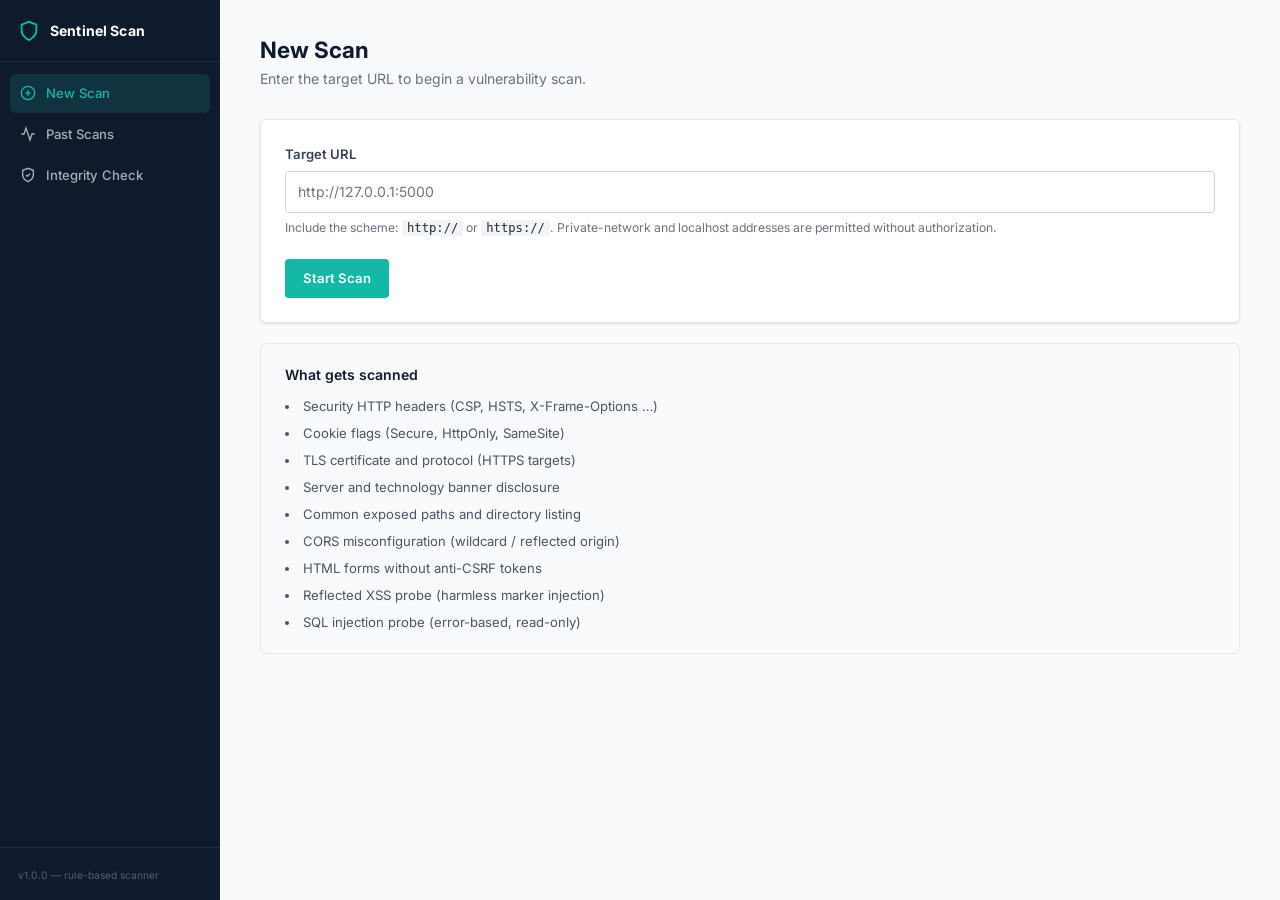
<file: static/index.html>
<!DOCTYPE html>
<html lang="en">
<head>
  <meta charset="UTF-8">
  <meta name="viewport" content="width=device-width, initial-scale=1.0">
  <title>Sentinel Scan</title>
  <link rel="preconnect" href="https://fonts.googleapis.com">
  <link rel="stylesheet" href="https://fonts.googleapis.com/css2?family=Inter:wght@400;500;600;700&display=swap">
  <link rel="stylesheet" href="/static/style.css">
</head>
<body>

  <!-- =========================================================
       SIDEBAR / NAV
  ========================================================== -->
  <nav class="sidebar" role="navigation" aria-label="Main navigation">
    <div class="sidebar-brand">
      <svg class="brand-icon" viewBox="0 0 24 24" fill="none" stroke="currentColor"
           stroke-width="2" aria-hidden="true">
        <path d="M12 22s8-4 8-10V5l-8-3-8 3v7c0 6 8 10 8 10z"/>
      </svg>
      <span class="brand-name">Sentinel Scan</span>
    </div>

    <ul class="nav-list" role="list">
      <li>
        <button class="nav-btn active" data-screen="new-scan" aria-current="page">
          <svg viewBox="0 0 24 24" fill="none" stroke="currentColor" stroke-width="2" aria-hidden="true">
            <circle cx="12" cy="12" r="10"/><line x1="12" y1="8" x2="12" y2="16"/>
            <line x1="8" y1="12" x2="16" y2="12"/>
          </svg>
          New Scan
        </button>
      </li>
      <li>
        <button class="nav-btn" data-screen="past-scans">
          <svg viewBox="0 0 24 24" fill="none" stroke="currentColor" stroke-width="2" aria-hidden="true">
            <polyline points="22 12 18 12 15 21 9 3 6 12 2 12"/>
          </svg>
          Past Scans
        </button>
      </li>
      <li>
        <button class="nav-btn" data-screen="integrity">
          <svg viewBox="0 0 24 24" fill="none" stroke="currentColor" stroke-width="2" aria-hidden="true">
            <path d="M12 22s8-4 8-10V5l-8-3-8 3v7c0 6 8 10 8 10z"/>
            <polyline points="9 12 11 14 15 10"/>
          </svg>
          Integrity Check
        </button>
      </li>
    </ul>

    <div class="sidebar-footer">
      <span class="sidebar-version">v1.0.0 — rule-based scanner</span>
    </div>
  </nav>

  <!-- =========================================================
       MAIN CONTENT AREA
  ========================================================== -->
  <main class="main" id="main-content">

    <!-- ======================================================
         SCREEN: NEW SCAN
    ====================================================== -->
    <section class="screen active" id="screen-new-scan" aria-label="New Scan">
      <header class="screen-header">
        <h1>New Scan</h1>
        <p class="screen-subtitle">Enter the target URL to begin a vulnerability scan.</p>
      </header>

      <div class="card">
        <form id="scan-form" novalidate>
          <div class="form-group">
            <label for="target-url" class="form-label">Target URL</label>
            <input
              type="url"
              id="target-url"
              name="target_url"
              class="form-input"
              placeholder="http://127.0.0.1:5000"
              autocomplete="off"
              spellcheck="false"
              required
              aria-describedby="url-hint"
            >
            <span class="form-hint" id="url-hint">
              Include the scheme: <code>http://</code> or <code>https://</code>.
              Private-network and localhost addresses are permitted without authorization.
            </span>
          </div>

          <div class="form-group" id="auth-group" hidden>
            <label class="checkbox-label">
              <input type="checkbox" id="authorized" name="authorized" class="checkbox-input">
              <span class="checkbox-custom" aria-hidden="true"></span>
              <span>
                I am authorized to test this target. I understand that
                scanning systems without permission is illegal.
              </span>
            </label>
          </div>

          <div class="form-actions">
            <button type="submit" class="btn btn-primary" id="start-btn">
              Start Scan
            </button>
          </div>

          <div class="form-error" id="form-error" role="alert" hidden></div>
        </form>
      </div>

      <div class="info-card">
        <h3 class="info-card-title">What gets scanned</h3>
        <ul class="module-list">
          <li>Security HTTP headers (CSP, HSTS, X-Frame-Options …)</li>
          <li>Cookie flags (Secure, HttpOnly, SameSite)</li>
          <li>TLS certificate and protocol (HTTPS targets)</li>
          <li>Server and technology banner disclosure</li>
          <li>Common exposed paths and directory listing</li>
          <li>CORS misconfiguration (wildcard / reflected origin)</li>
          <li>HTML forms without anti-CSRF tokens</li>
          <li>Reflected XSS probe (harmless marker injection)</li>
          <li>SQL injection probe (error-based, read-only)</li>
        </ul>
      </div>
    </section>

    <!-- ======================================================
         SCREEN: LIVE PROGRESS
    ====================================================== -->
    <section class="screen" id="screen-progress" aria-label="Scan in progress" aria-live="polite">
      <header class="screen-header">
        <h1>Scan in Progress</h1>
        <p class="screen-subtitle" id="progress-target-label">Scanning…</p>
      </header>

      <div class="progress-bar-wrapper" role="progressbar" aria-valuemin="0" aria-valuemax="9"
           aria-valuenow="0" id="progress-bar-wrapper">
        <div class="progress-bar" id="progress-bar"></div>
      </div>

      <div class="progress-modules" id="progress-modules" aria-label="Module status"></div>

      <div class="card findings-live" id="live-findings-wrapper" hidden>
        <h2 class="card-title">Findings so far</h2>
        <div id="live-findings-list"></div>
      </div>
    </section>

    <!-- ======================================================
         SCREEN: RESULTS
    ====================================================== -->
    <section class="screen" id="screen-results" aria-label="Scan results">
      <header class="screen-header">
        <div class="results-header-top">
          <div>
            <h1 id="results-title">Scan Results</h1>
            <p class="screen-subtitle" id="results-subtitle"></p>
          </div>
          <div class="results-actions">
            <button class="btn btn-secondary" id="verify-integrity-btn">Verify Integrity</button>
            <button class="btn btn-secondary" id="export-json-btn">Export JSON</button>
            <button class="btn btn-secondary" id="export-html-btn">Export HTML</button>
          </div>
        </div>
      </header>

      <!-- Severity summary chips -->
      <div class="severity-summary" id="severity-summary" role="list" aria-label="Severity counts"></div>

      <!-- Module execution timings accordion/card -->
      <div class="card" id="results-timing-card" style="margin-bottom: 20px; padding: 16px 20px;" hidden>
        <div style="display:flex; justify-content:space-between; align-items:center; cursor:pointer;" id="timing-toggle-btn">
          <h3 style="margin:0; font-size:0.9375rem; color:var(--navy);">Execution Timings (<span id="results-total-duration">--</span>)</h3>
          <span style="font-size:0.8125rem; color:var(--text-secondary);">Toggle details</span>
        </div>
        <div id="results-timing-details" style="margin-top:12px; border-top:1px solid var(--border); padding-top:12px;" hidden>
          <div id="results-timing-grid" style="display:grid; grid-template-columns:repeat(auto-fill, minmax(220px, 1fr)); gap:8px; font-size:0.8125rem;"></div>
        </div>
      </div>

      <!-- Filter and search bar -->
      <div class="filter-bar" role="search">
        <input
          type="search"
          id="findings-search"
          class="form-input search-input"
          placeholder="Search findings…"
          aria-label="Search findings"
        >
        <div class="filter-pills" id="filter-pills" role="group" aria-label="Filter by severity">
          <button class="pill active" data-severity="all">All</button>
          <button class="pill" data-severity="Critical">Critical</button>
          <button class="pill" data-severity="High">High</button>
          <button class="pill" data-severity="Medium">Medium</button>
          <button class="pill" data-severity="Low">Low</button>
          <button class="pill" data-severity="Info">Info</button>
        </div>
      </div>

      <div id="findings-list" class="findings-list" aria-label="Findings"></div>

      <p class="empty-state" id="no-findings-msg" hidden>No findings match the current filter.</p>
    </section>

    <!-- ======================================================
         SCREEN: FINDING DETAIL
    ====================================================== -->
    <section class="screen" id="screen-finding" aria-label="Finding detail">
      <header class="screen-header">
        <button class="btn btn-ghost back-btn" id="back-to-results-btn" aria-label="Back to results">
          <svg viewBox="0 0 24 24" fill="none" stroke="currentColor" stroke-width="2"
               width="16" height="16" aria-hidden="true">
            <polyline points="15 18 9 12 15 6"/>
          </svg>
          Back to results
        </button>
      </header>

      <div class="card finding-detail" id="finding-detail-content">
        <!-- Filled dynamically -->
      </div>
    </section>

    <!-- ======================================================
         SCREEN: INTEGRITY CHECK
    ====================================================== -->
    <section class="screen" id="screen-integrity" aria-label="Integrity check">
      <header class="screen-header">
        <h1>Ledger Integrity Check</h1>
        <p class="screen-subtitle">
          Recomputes the full hash chain and reports any tampered entries.
        </p>
      </header>

      <div class="card">
        <p style="margin-bottom: 16px; color: var(--text-secondary)">
          The forensic ledger records every scan event and finding with a chained SHA-256
          hash. Each entry includes the hash of the previous entry, making post-hoc
          tampering detectable.
        </p>
        <button class="btn btn-primary" id="run-integrity-btn">Run Full Chain Verification</button>
      </div>

      <div id="integrity-result" class="integrity-result" hidden></div>

      <div class="card" style="margin-top: 24px;" id="ledger-table-wrapper" hidden>
        <h2 class="card-title">Recent Ledger Entries</h2>
        <div class="table-scroll">
          <table class="ledger-table" id="ledger-table">
            <thead>
              <tr>
                <th>#</th>
                <th>Timestamp (UTC)</th>
                <th>Scan</th>
                <th>Action</th>
                <th>Entry Hash (truncated)</th>
              </tr>
            </thead>
            <tbody id="ledger-tbody"></tbody>
          </table>
        </div>
      </div>
    </section>

    <!-- ======================================================
         SCREEN: PAST SCANS
    ====================================================== -->
    <section class="screen" id="screen-past-scans" aria-label="Past scans">
      <header class="screen-header">
        <h1>Past Scans</h1>
        <p class="screen-subtitle">All previously completed and running scans.</p>
      </header>

      <div id="past-scans-list" class="past-scans-list" aria-label="Scan history"></div>
      <p class="empty-state" id="no-past-scans-msg" hidden>No scans recorded yet.</p>
    </section>

  </main>

  <script src="/static/app.js"></script>
</body>
</html>
</file>
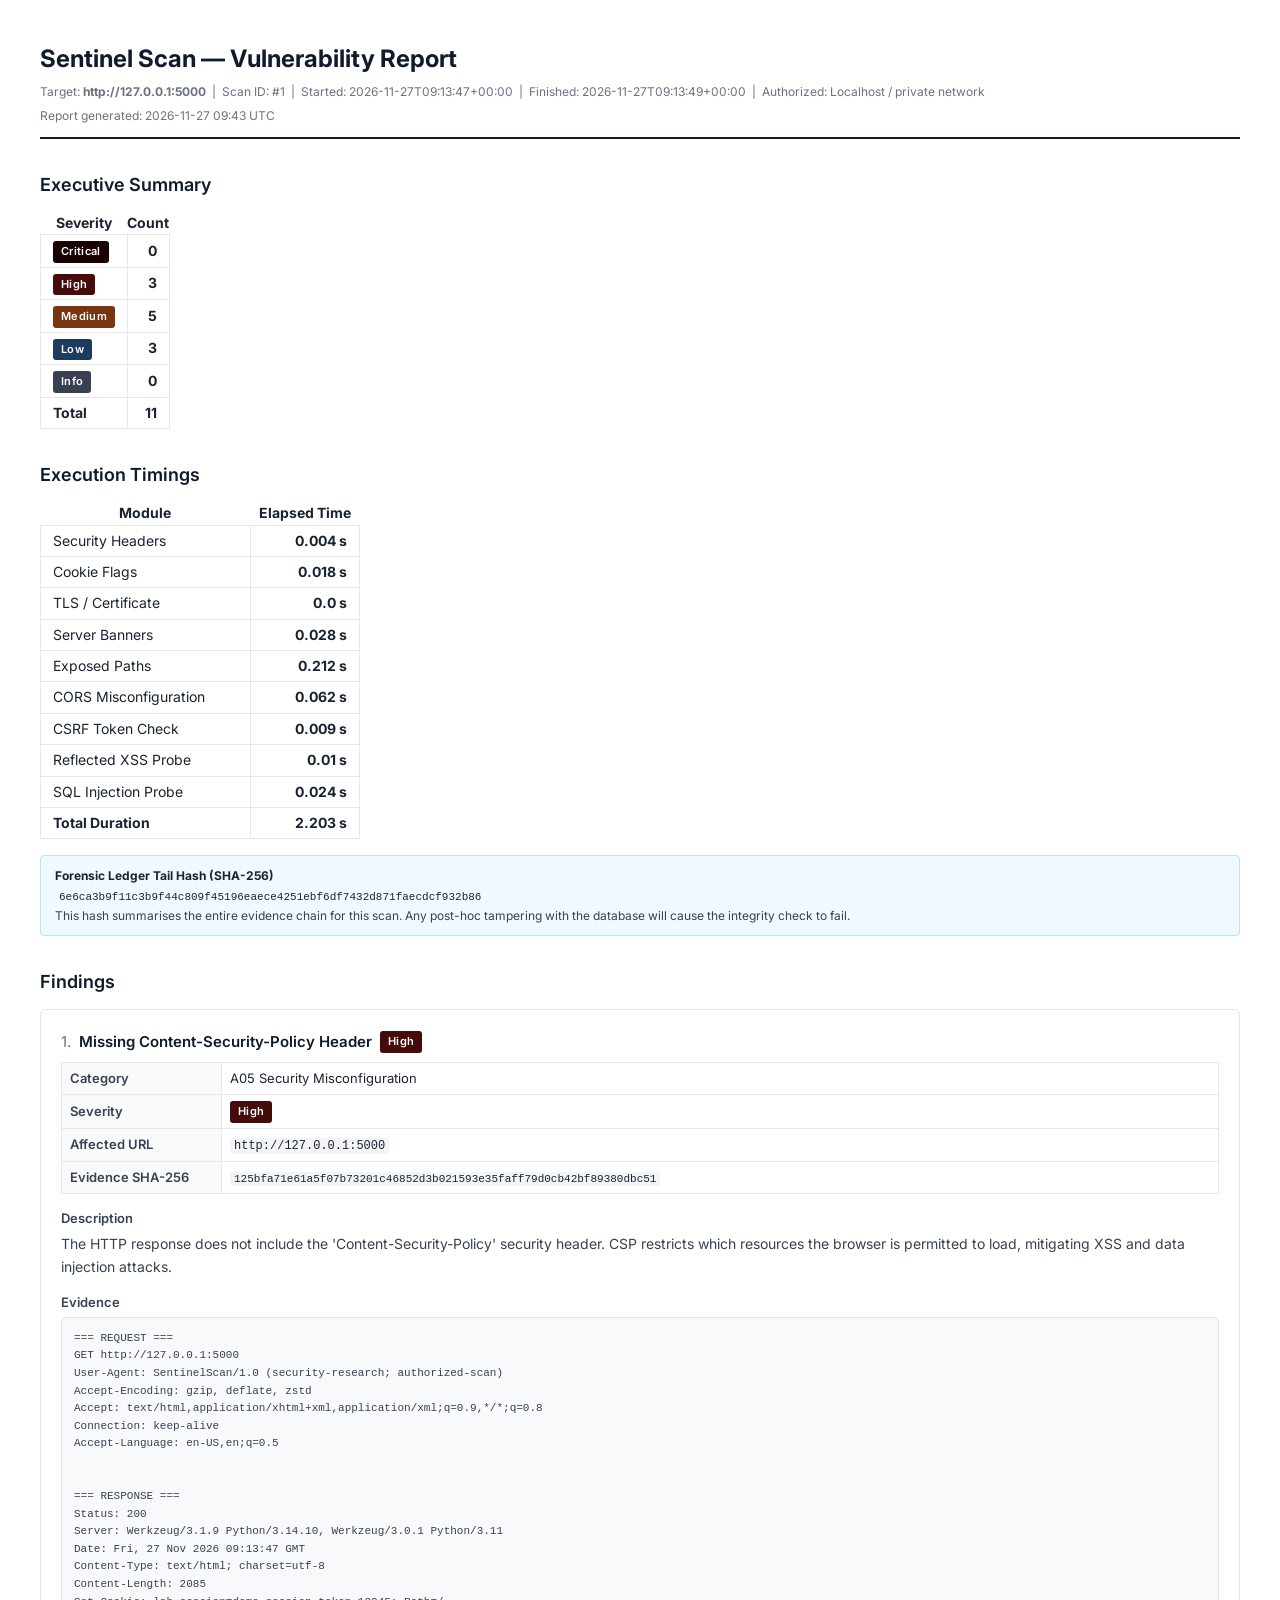
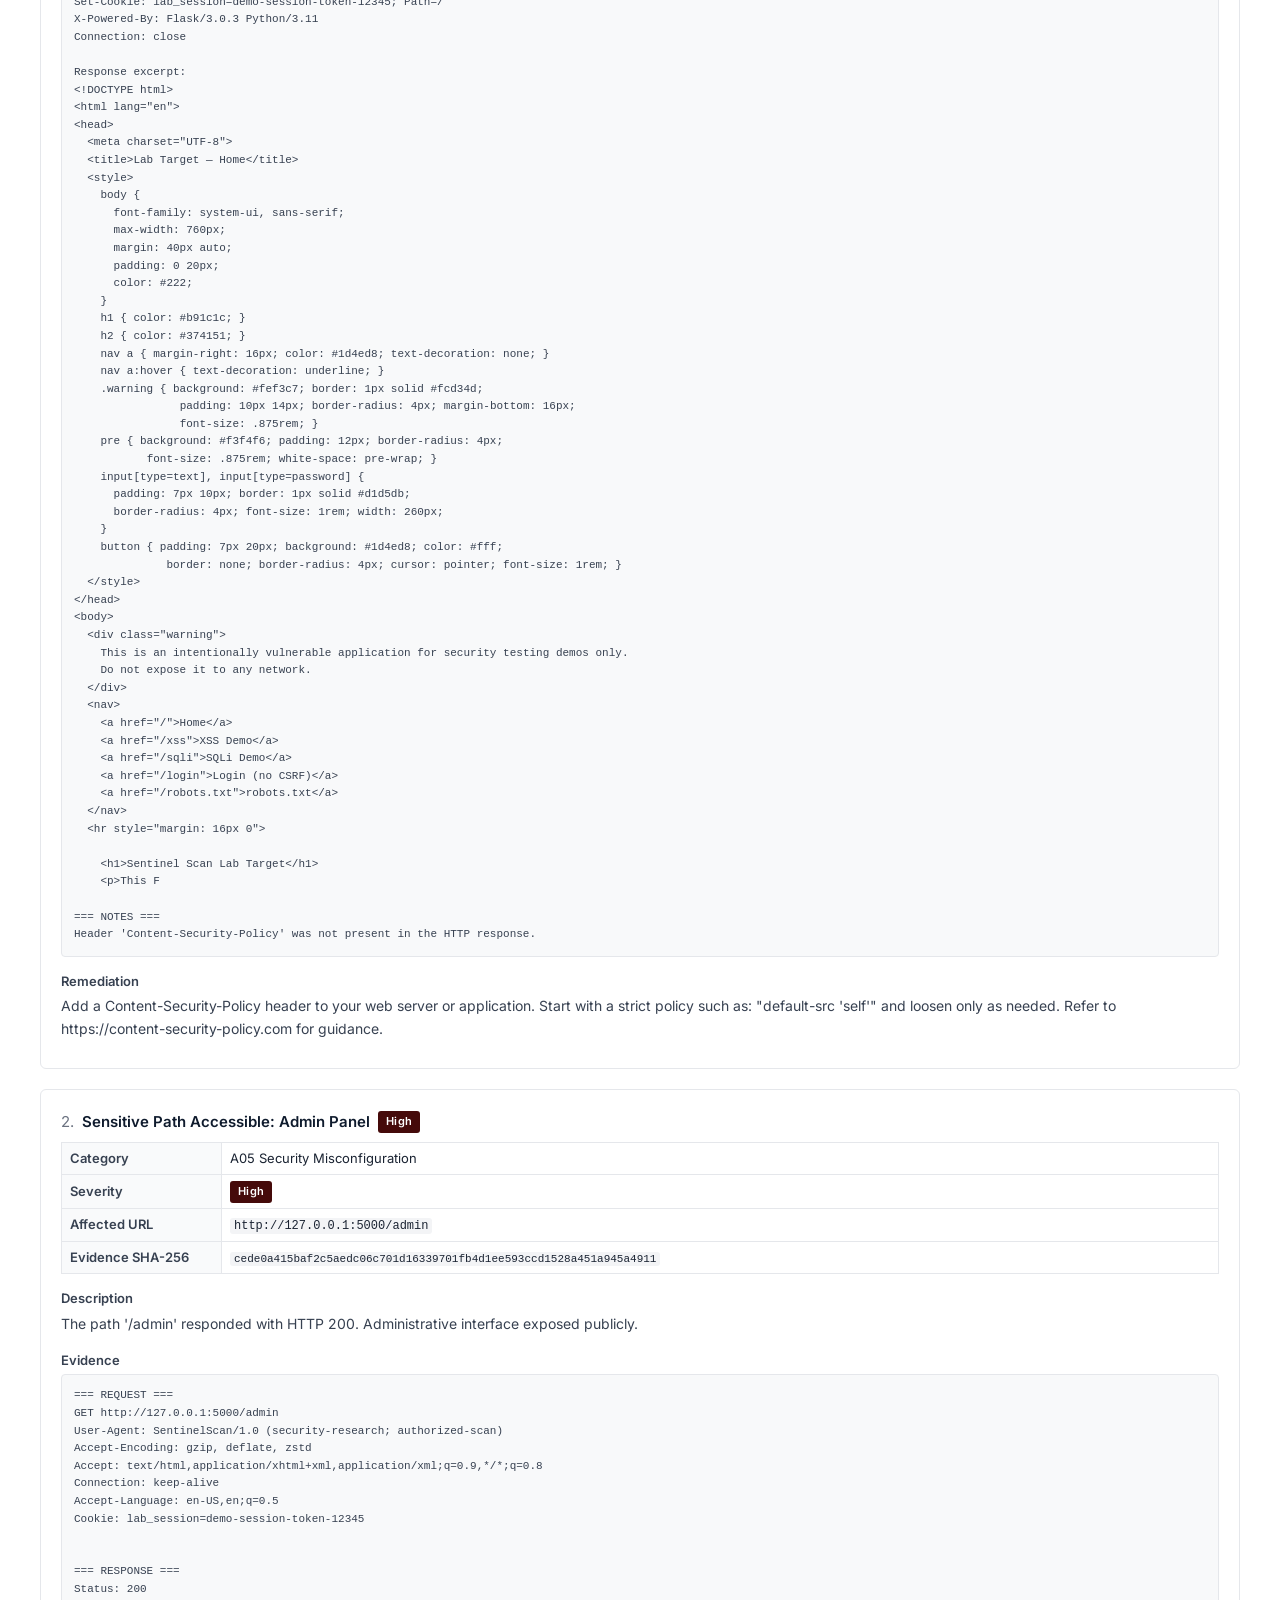
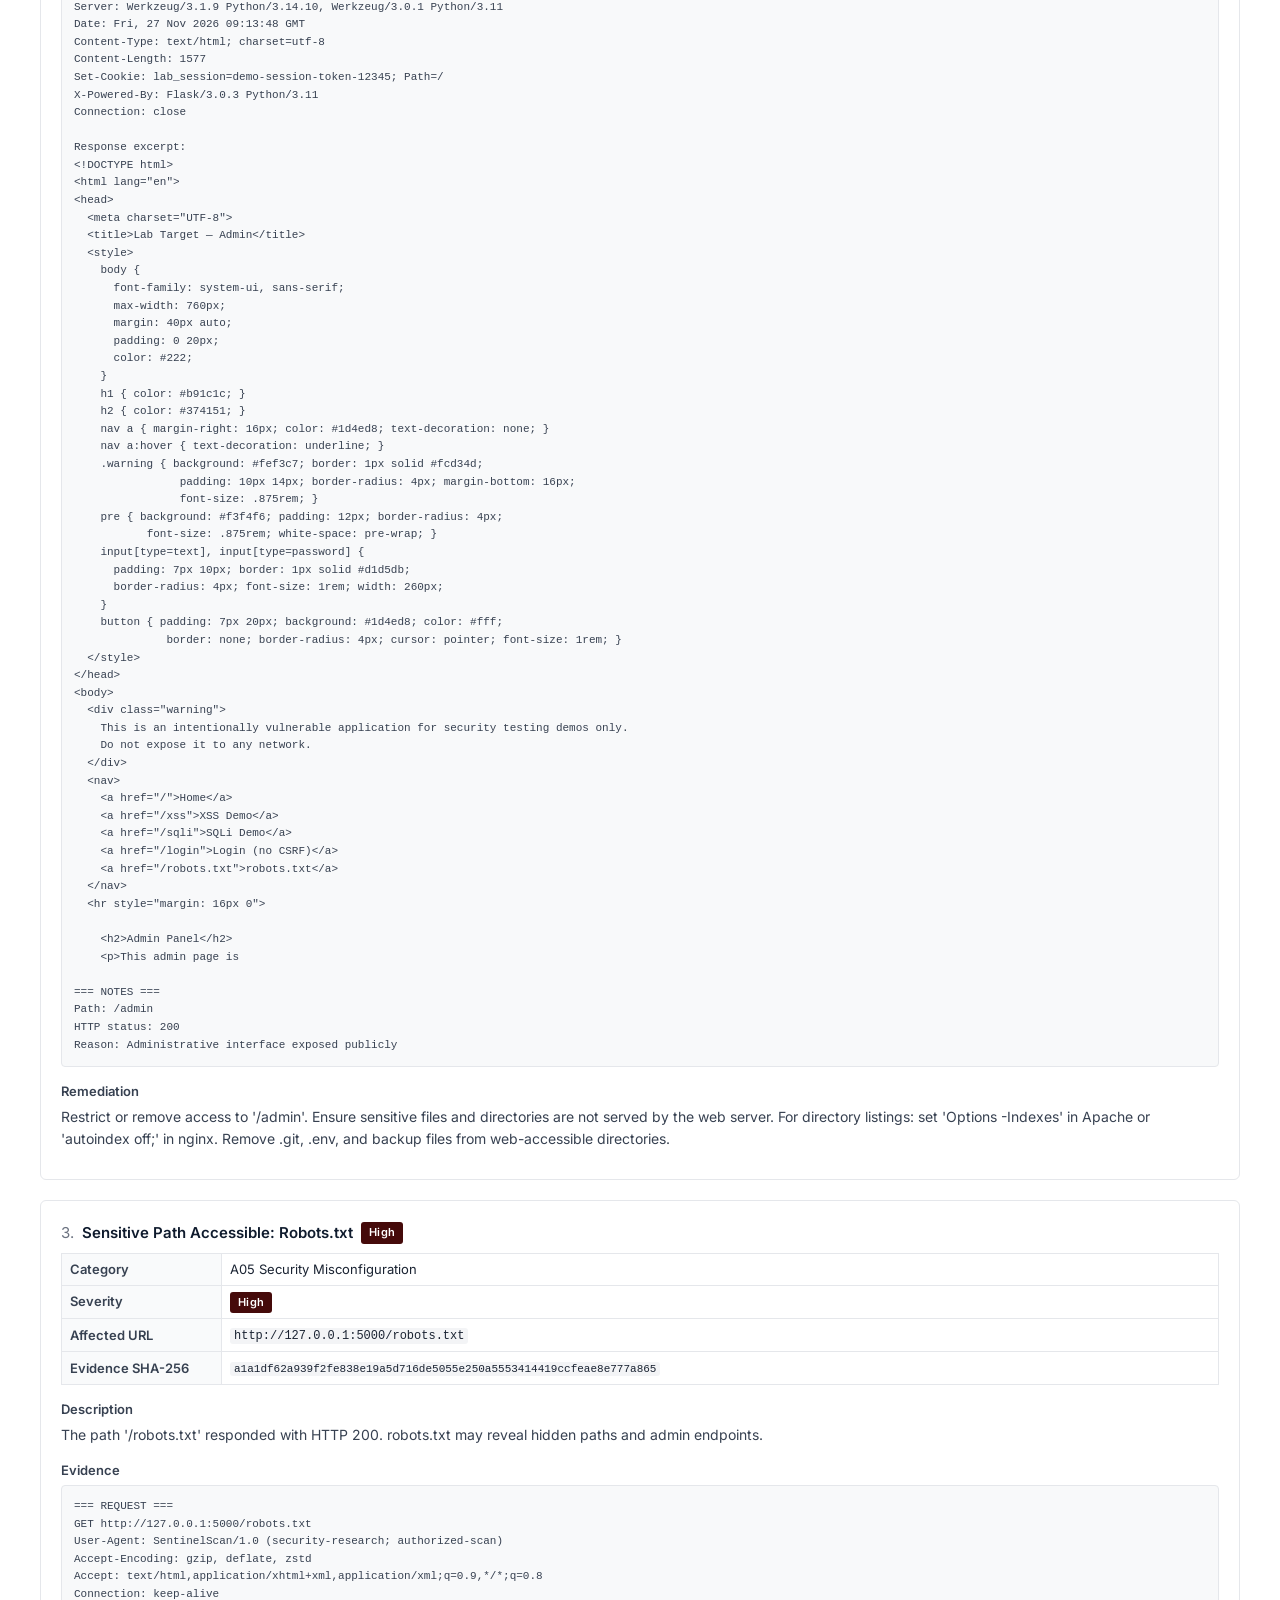
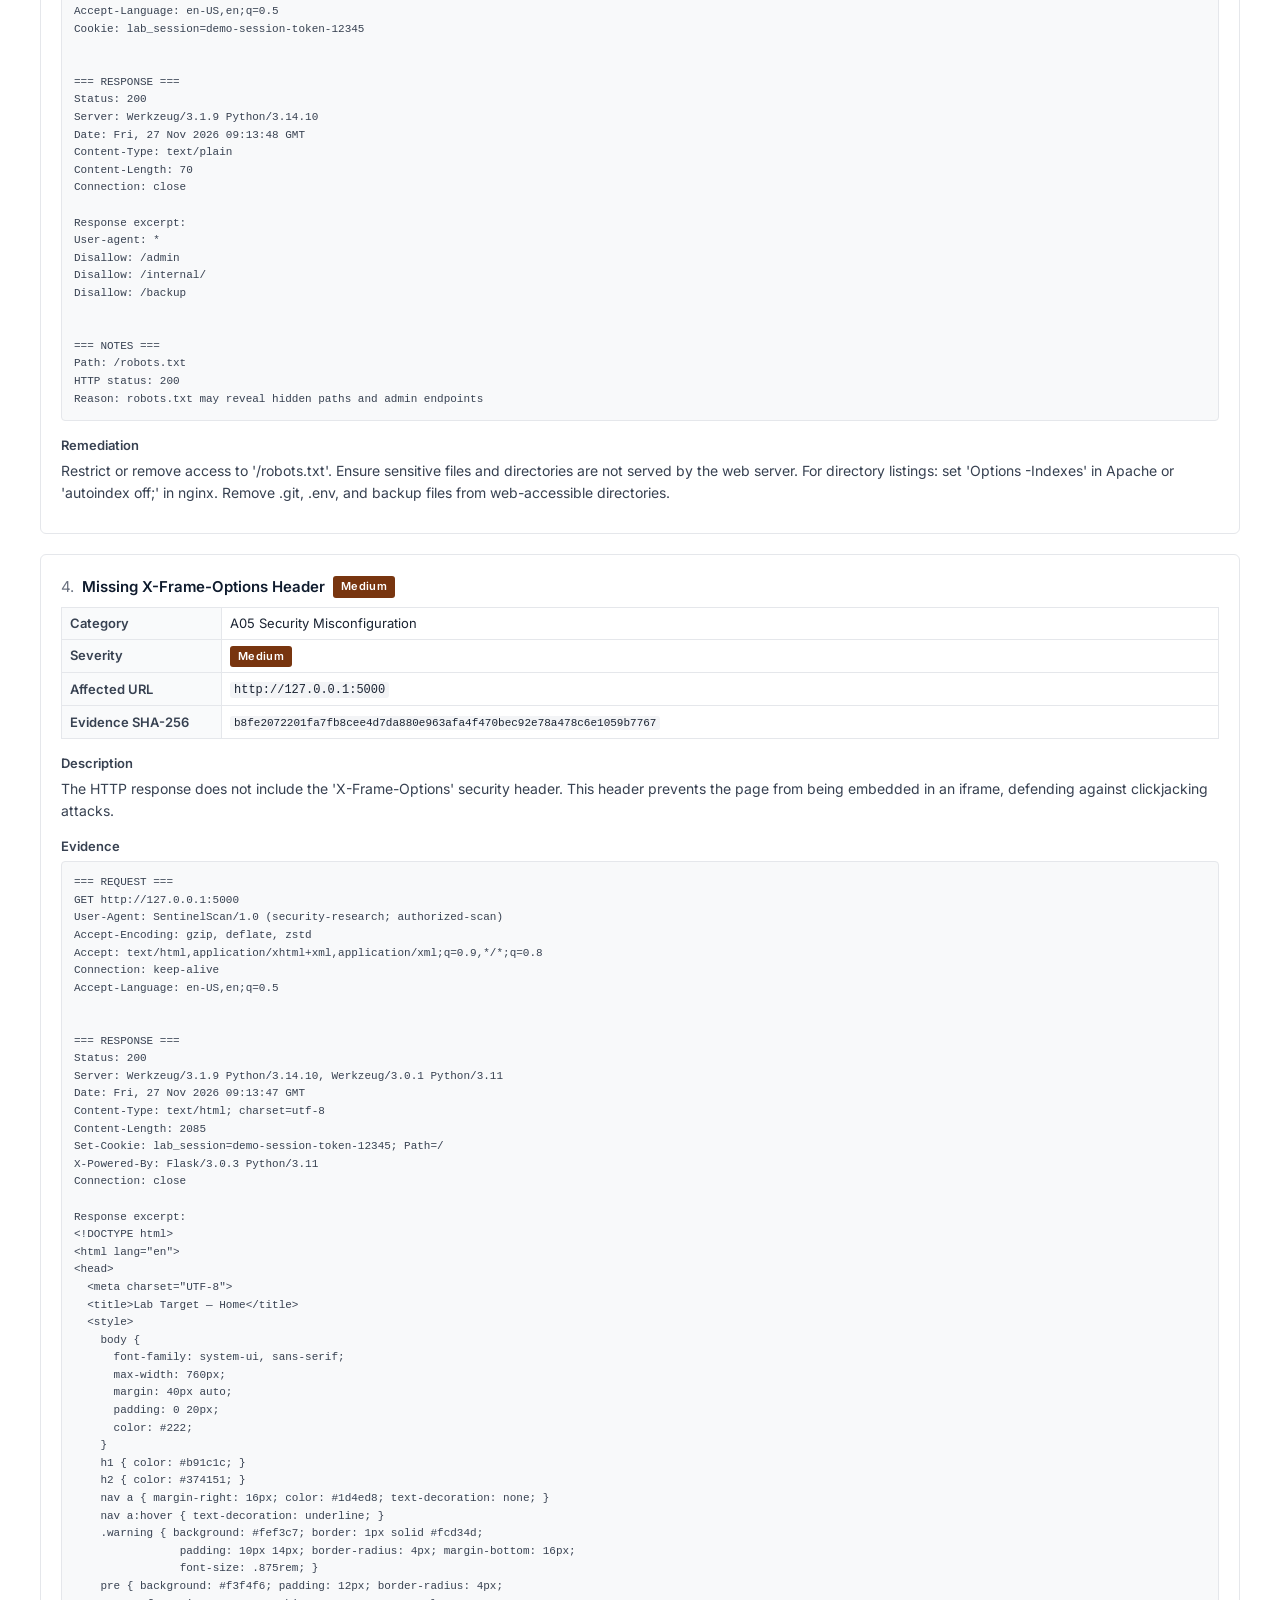
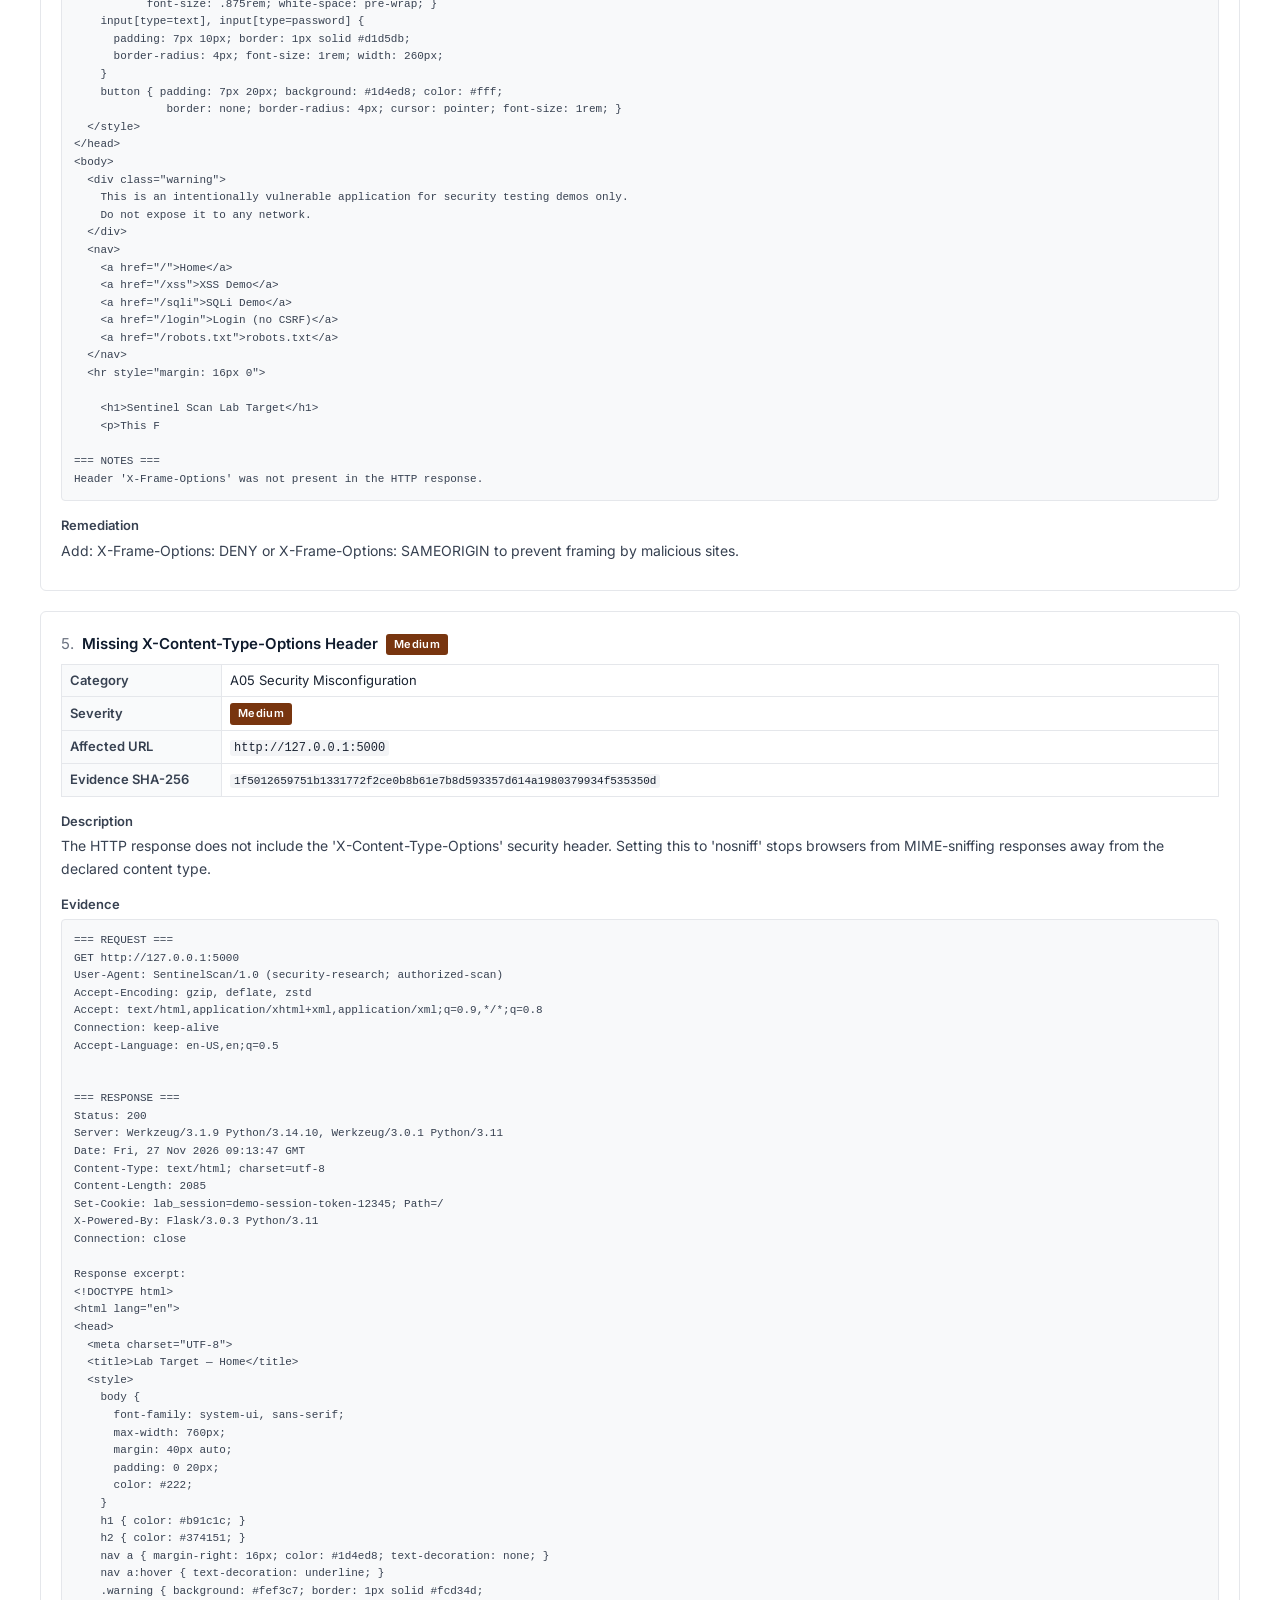
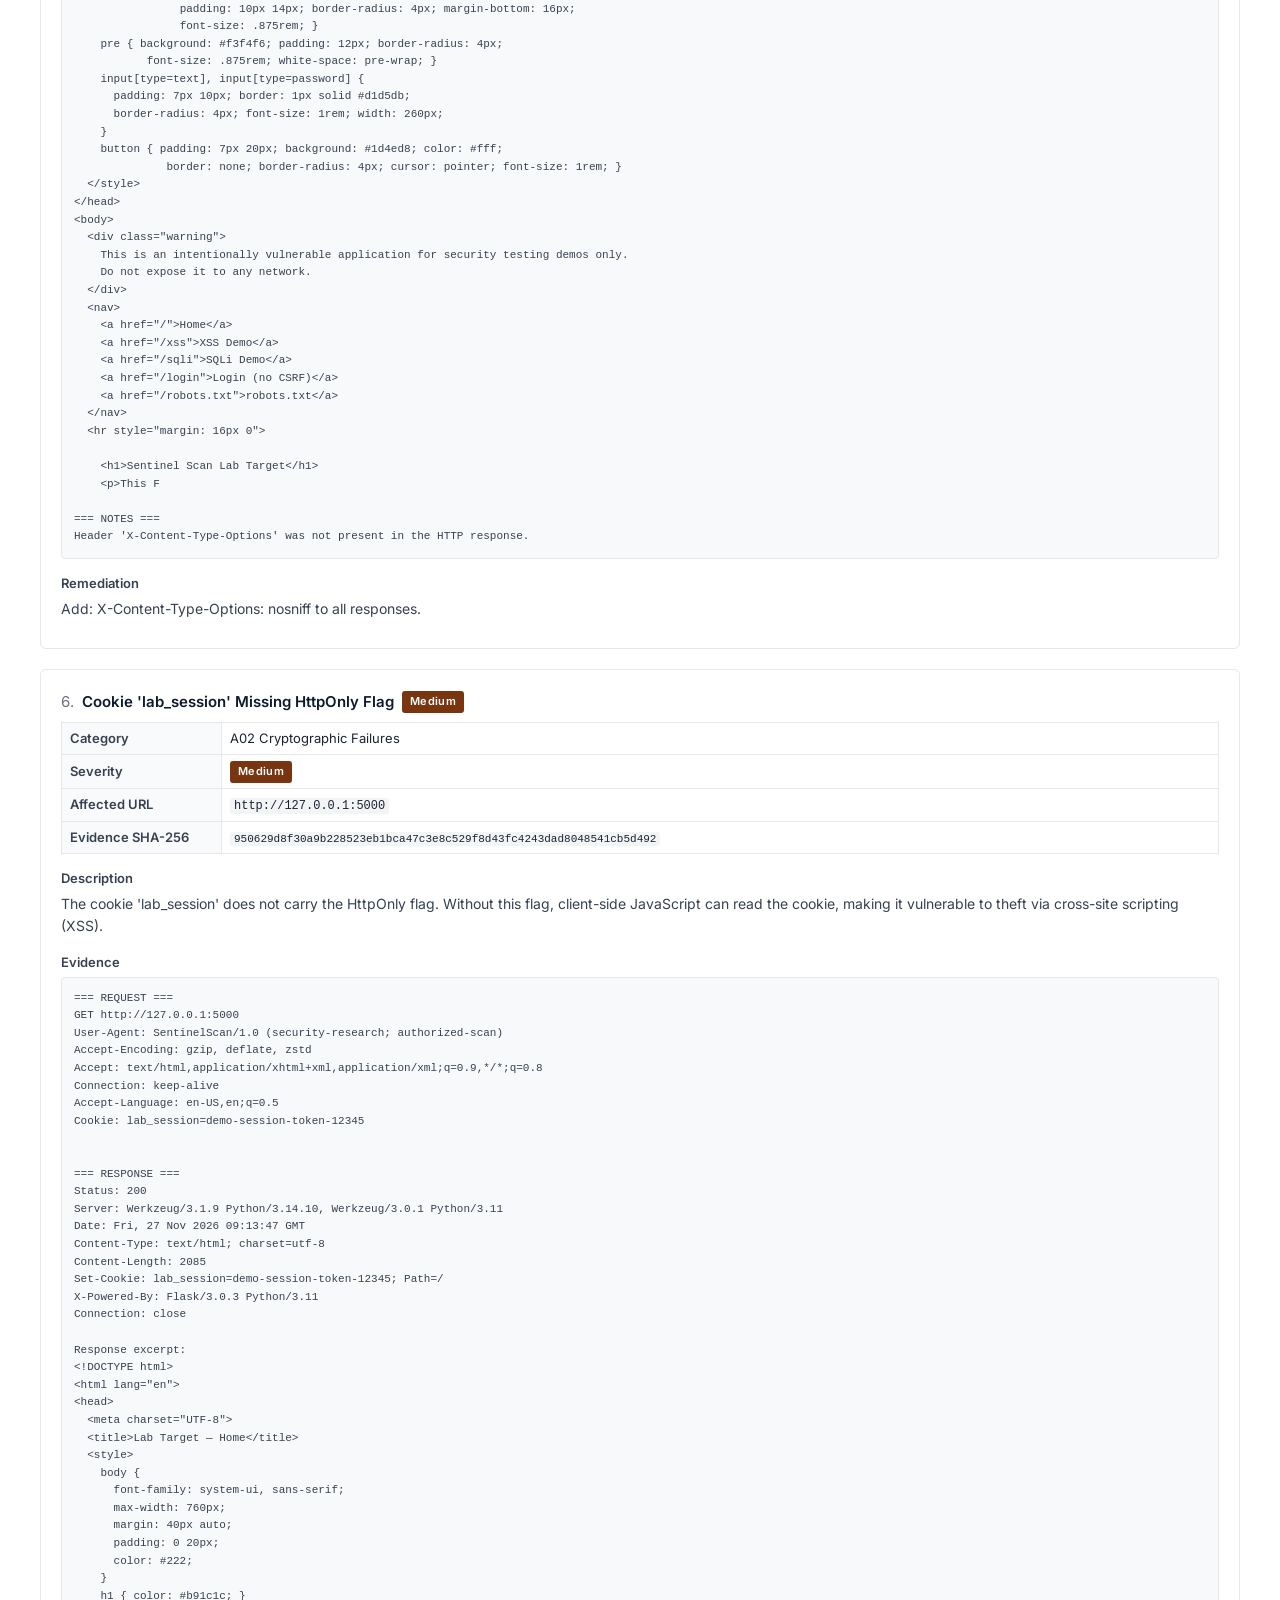
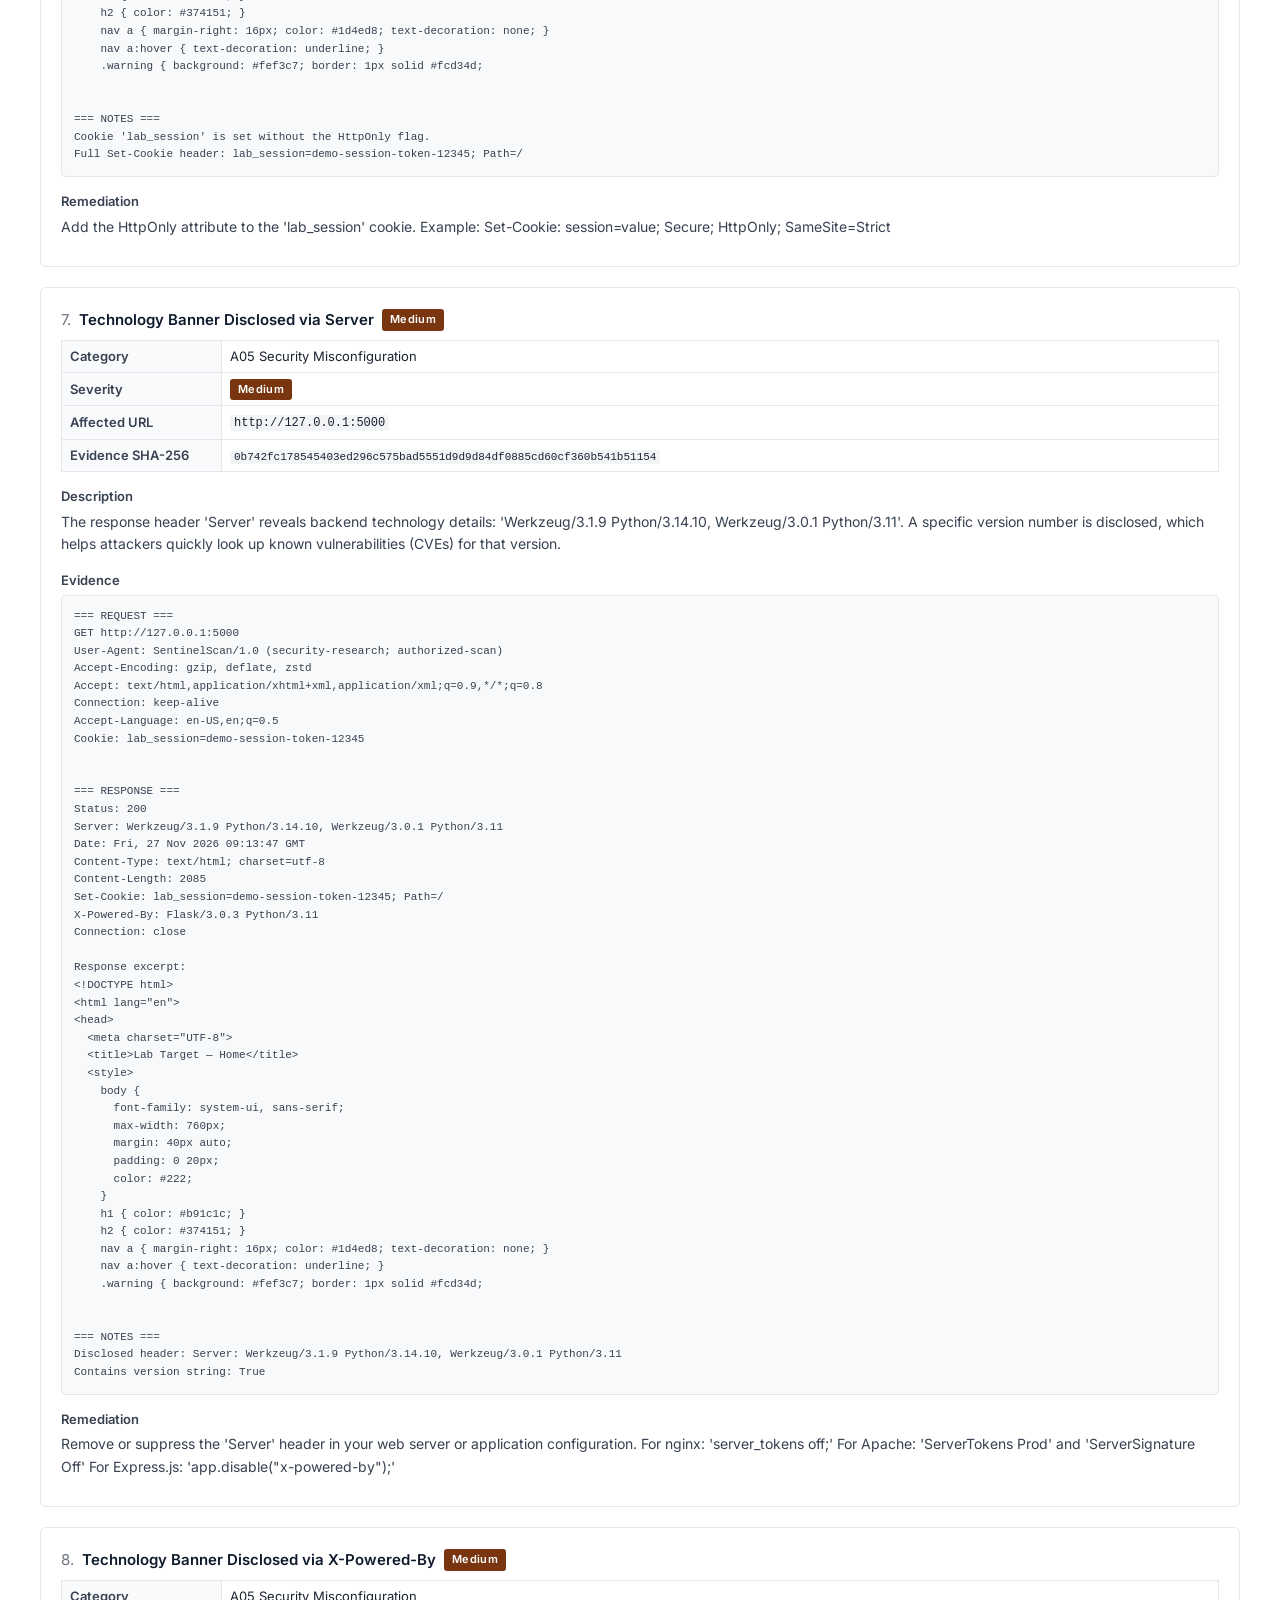
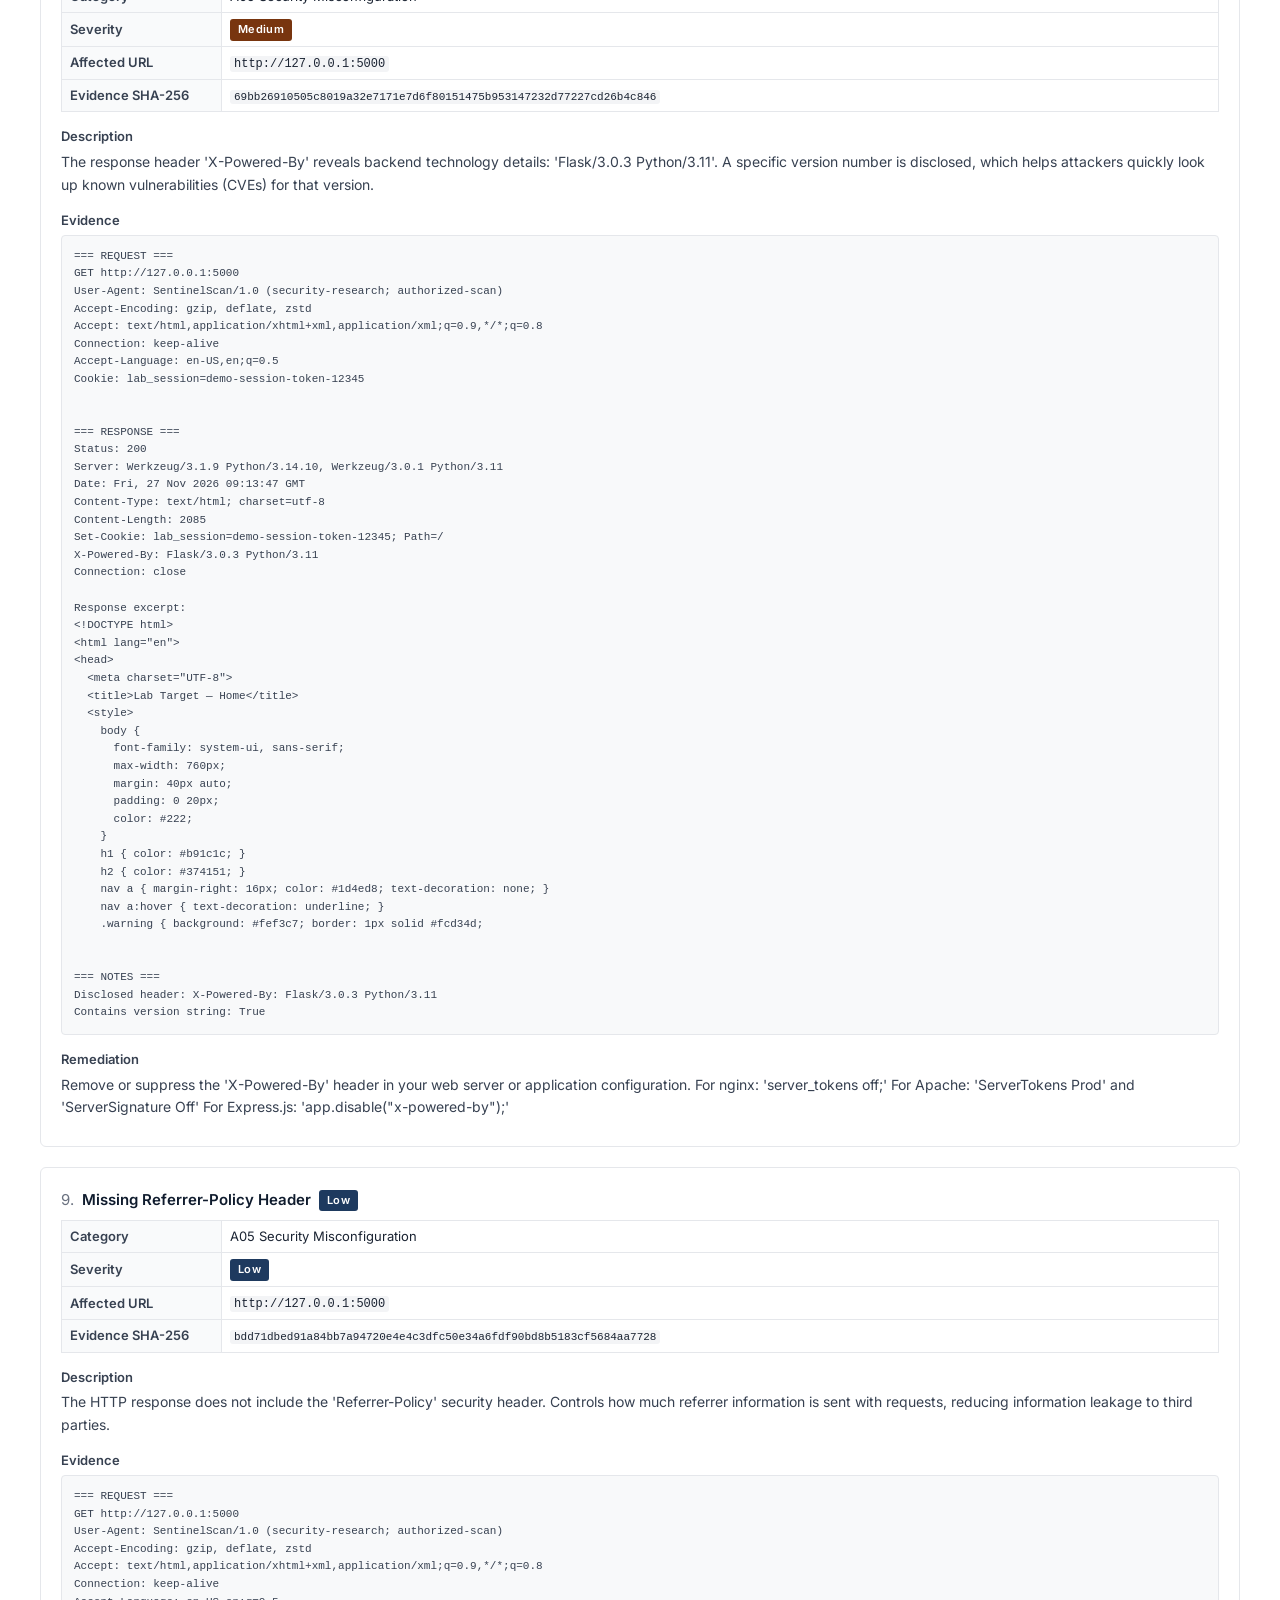
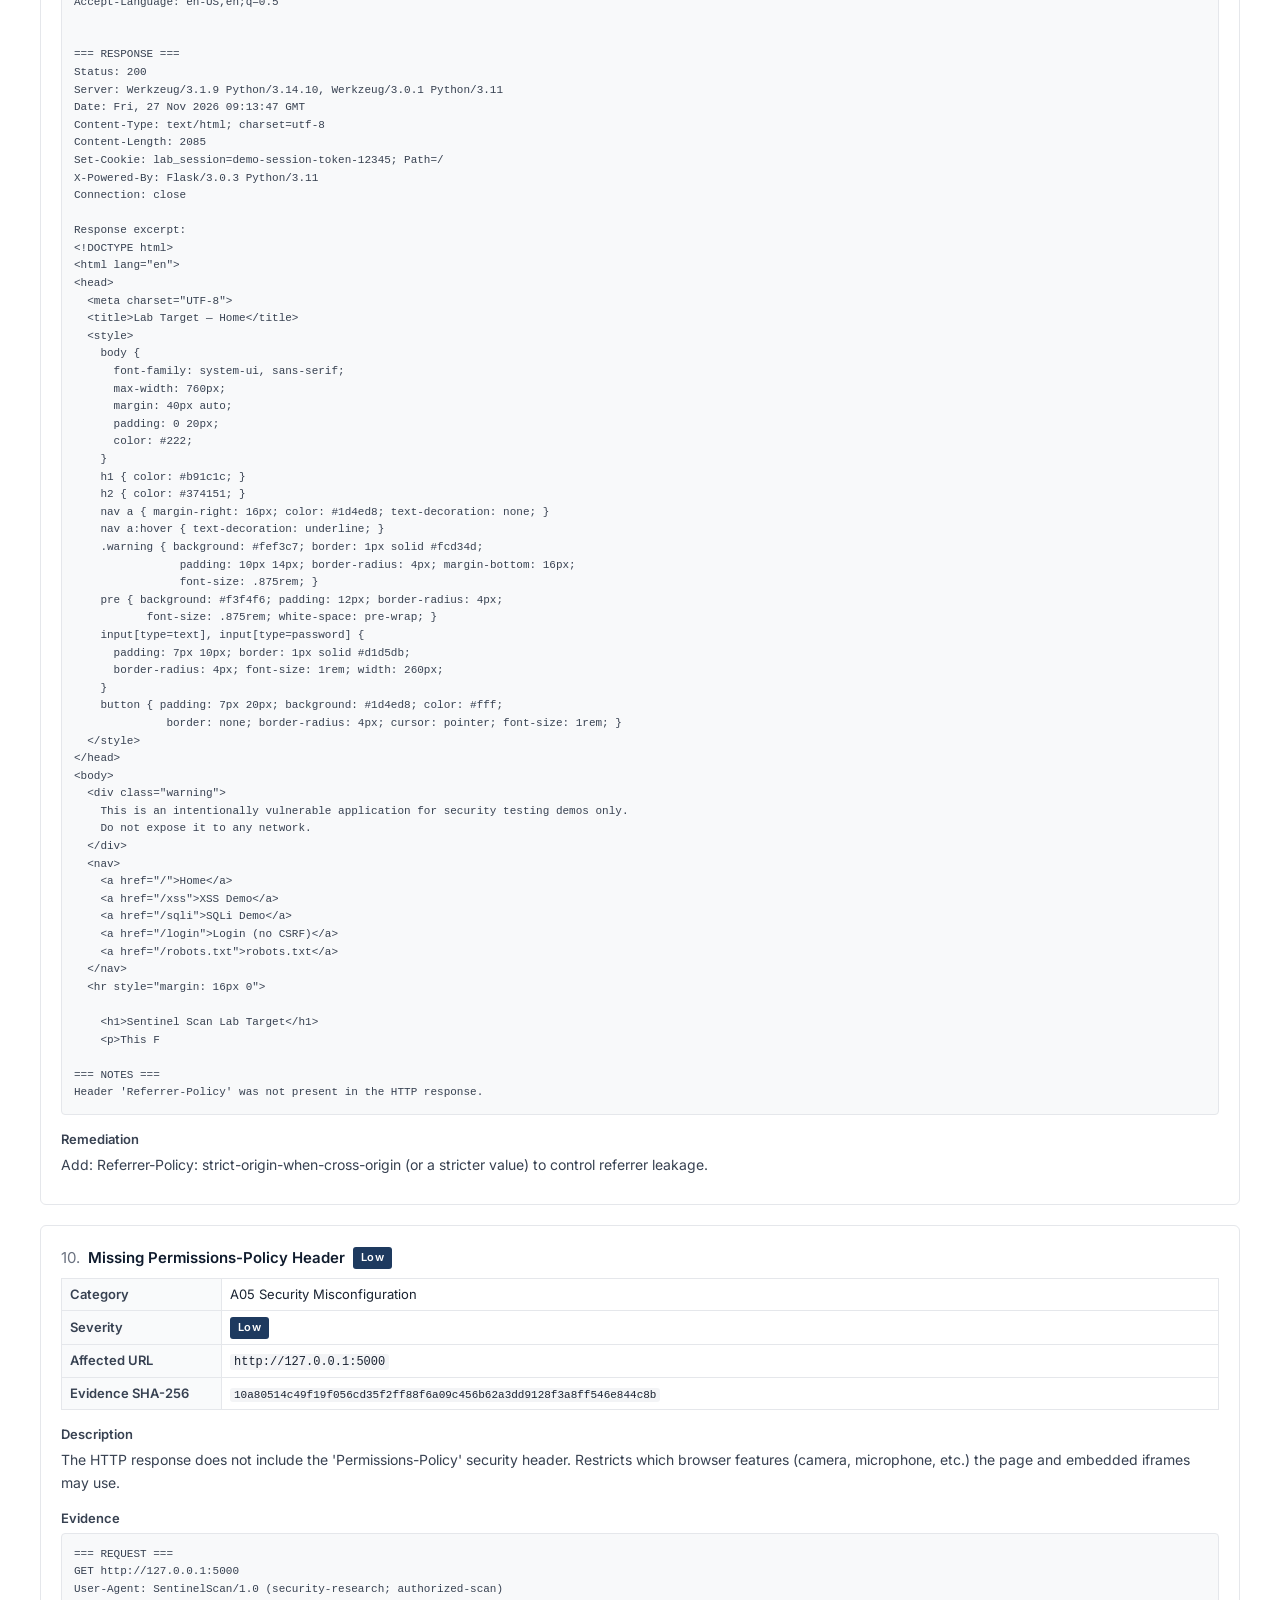
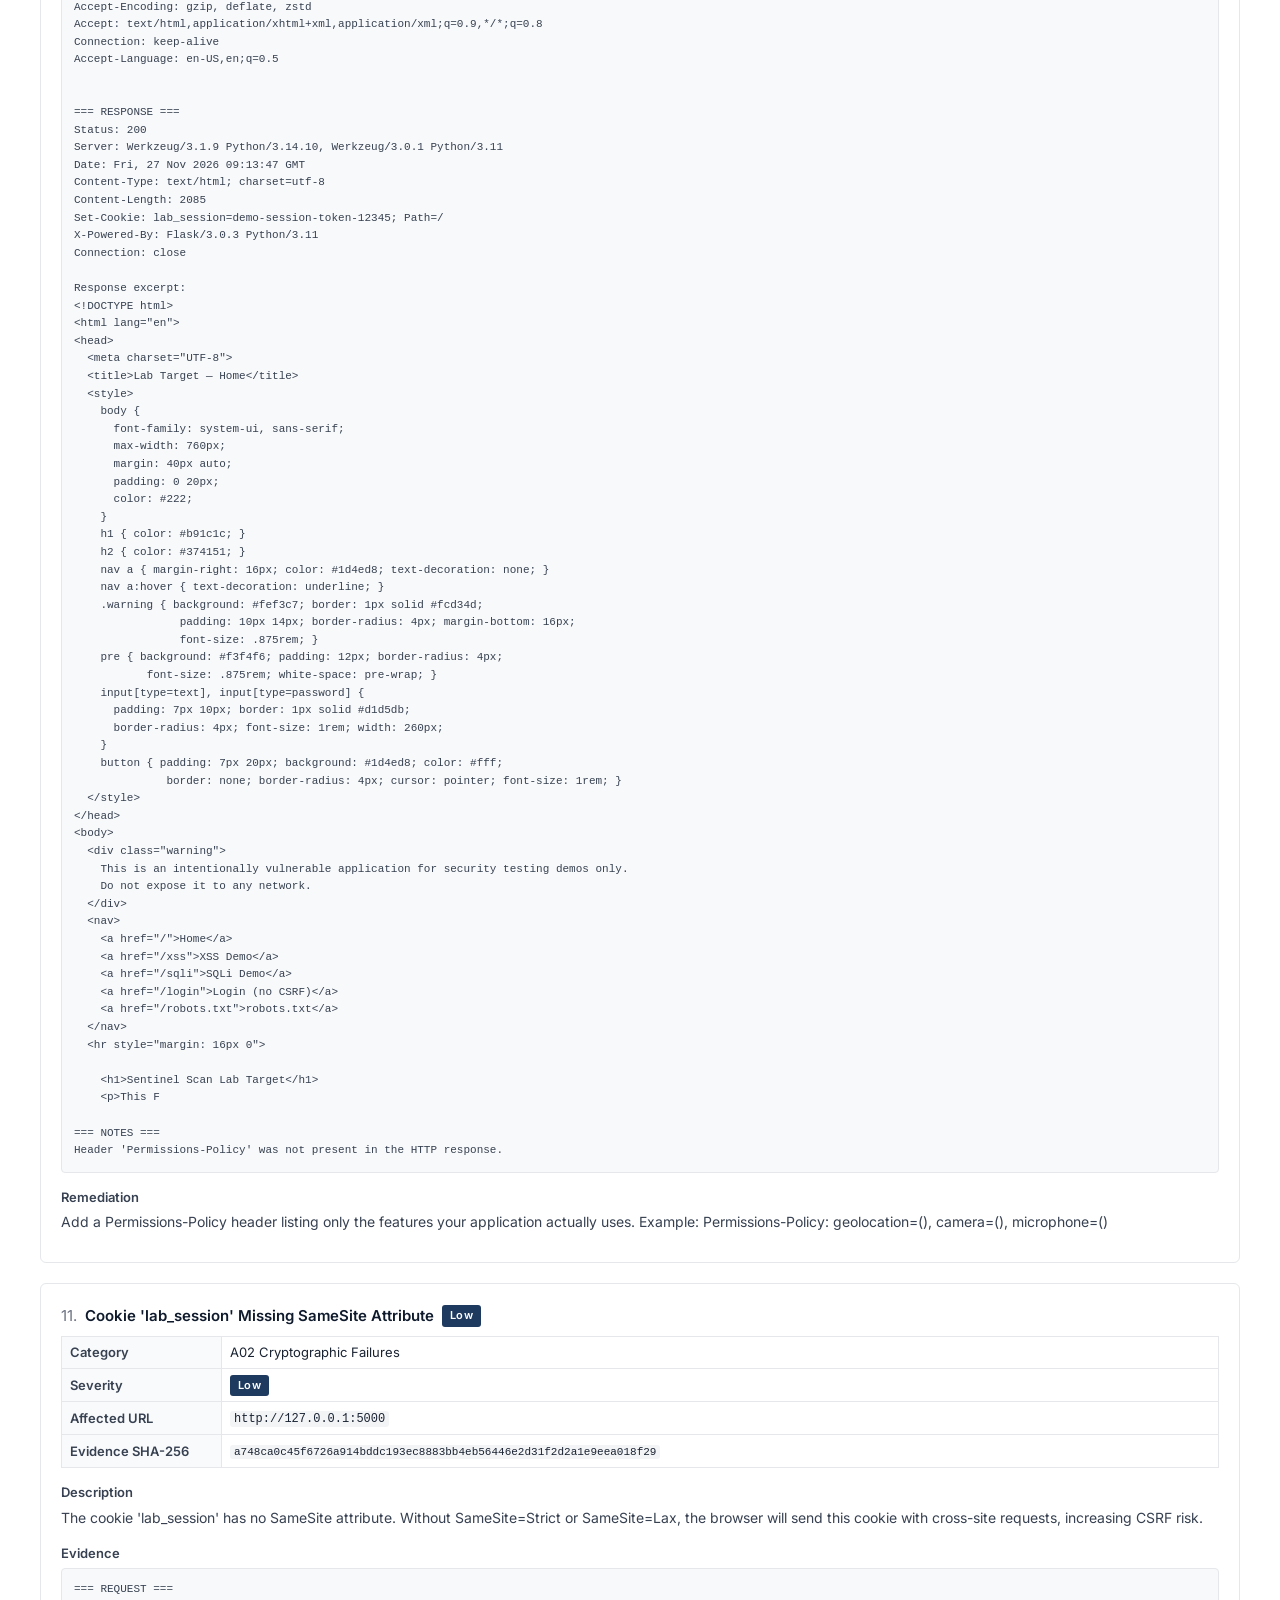
<file: report_scan_1.html>
<!DOCTYPE html>
<html lang="en">
<head>
  <meta charset="UTF-8">
  <meta name="viewport" content="width=device-width, initial-scale=1.0">
  <title>Sentinel Scan Report — http://127.0.0.1:5000</title>
  <style>
    @import url('https://fonts.googleapis.com/css2?family=Inter:wght@400;500;600;700&display=swap');
    *,*::before,*::after{box-sizing:border-box;margin:0;padding:0}
    body{font-family:Inter,system-ui,sans-serif;font-size:14px;line-height:1.6;
         color:#1a2332;background:#fff;padding:40px}
    h1{font-size:24px;font-weight:700;color:#0F1B2D;margin-bottom:4px}
    h2{font-size:18px;font-weight:600;color:#0F1B2D;margin:32px 0 12px}
    h3{font-size:15px;font-weight:600;color:#0F1B2D;margin-bottom:8px;display:flex;align-items:center;gap:8px}
    h4{font-size:13px;font-weight:600;color:#374151;margin:14px 0 4px}
    p{margin-bottom:8px;color:#374151}
    code{font-family:ui-monospace,monospace;font-size:12px;background:#f3f4f6;
          padding:1px 4px;border-radius:3px}
    pre.evidence{font-family:ui-monospace,monospace;font-size:11px;background:#f8f9fa;
                 border:1px solid #e5e7eb;padding:12px;border-radius:4px;
                 white-space:pre-wrap;word-break:break-all;overflow-x:auto;
                 color:#374151;margin-bottom:8px}
    .hash{font-size:11px;word-break:break-all}
    .badge{display:inline-block;padding:2px 8px;border-radius:3px;
            font-size:11px;font-weight:600;letter-spacing:.03em}
    .badge-critical{background:#1a0000;color:#fff}
    .badge-high{background:#450a0a;color:#fff}
    .badge-medium{background:#78350f;color:#fff}
    .badge-low{background:#1e3a5f;color:#fff}
    .badge-info{background:#374151;color:#fff}
    .meta-table{width:100%;border-collapse:collapse;margin-bottom:12px;font-size:13px}
    .meta-table th,.meta-table td{padding:5px 8px;border:1px solid #e5e7eb;text-align:left}
    .meta-table th{background:#f9fafb;font-weight:600;width:160px;color:#374151}
    .summary-table{border-collapse:collapse;margin-bottom:16px}
    .summary-table td{padding:4px 12px;border:1px solid #e5e7eb}
    .summary-table .count{font-weight:700;text-align:right}
    .finding{border:1px solid #e5e7eb;border-radius:6px;padding:20px;
              margin-bottom:20px;page-break-inside:avoid}
    .header-block{border-bottom:2px solid #0F1B2D;padding-bottom:12px;margin-bottom:24px}
    .meta-line{font-size:12px;color:#6b7280;margin-top:4px}
    .ledger-box{background:#f0f9ff;border:1px solid #bae6fd;border-radius:4px;
                padding:10px 14px;font-size:12px;margin-top:8px}
    .ledger-box code{background:transparent;font-size:11px}
    .num{color:#6b7280;font-weight:400}
    @media print{
      body{padding:20px}
      .finding{page-break-inside:avoid}
    }
  </style>
</head>
<body>
  <div class="header-block">
    <h1>Sentinel Scan — Vulnerability Report</h1>
    <div class="meta-line">
      Target: <strong>http://127.0.0.1:5000</strong> &nbsp;|&nbsp;
      Scan ID: #1 &nbsp;|&nbsp;
      Started: 2026-11-27T09:13:47+00:00 &nbsp;|&nbsp;
      Finished: 2026-11-27T09:13:49+00:00 &nbsp;|&nbsp;
      Authorized: Localhost / private network
    </div>
    <div class="meta-line">Report generated: 2026-11-27 09:43 UTC</div>
  </div>

  <h2>Executive Summary</h2>
  <table class="summary-table">
    <thead><tr><th>Severity</th><th>Count</th></tr></thead>
    <tbody>
        <tr>
          <td><span class="badge badge-critical">Critical</span></td>
          <td class="count">0</td>
        </tr>
        <tr>
          <td><span class="badge badge-high">High</span></td>
          <td class="count">3</td>
        </tr>
        <tr>
          <td><span class="badge badge-medium">Medium</span></td>
          <td class="count">5</td>
        </tr>
        <tr>
          <td><span class="badge badge-low">Low</span></td>
          <td class="count">3</td>
        </tr>
        <tr>
          <td><span class="badge badge-info">Info</span></td>
          <td class="count">0</td>
        </tr></tbody>
    <tfoot><tr><td><strong>Total</strong></td><td class="count"><strong>11</strong></td></tr></tfoot>
  </table>

  <h2>Execution Timings</h2>
  <table class="summary-table" style="min-width:320px">
    <thead><tr><th>Module</th><th>Elapsed Time</th></tr></thead>
    <tbody>
        <tr>
          <td>Security Headers</td>
          <td class="count">0.004 s</td>
        </tr>
        <tr>
          <td>Cookie Flags</td>
          <td class="count">0.018 s</td>
        </tr>
        <tr>
          <td>TLS / Certificate</td>
          <td class="count">0.0 s</td>
        </tr>
        <tr>
          <td>Server Banners</td>
          <td class="count">0.028 s</td>
        </tr>
        <tr>
          <td>Exposed Paths</td>
          <td class="count">0.212 s</td>
        </tr>
        <tr>
          <td>CORS Misconfiguration</td>
          <td class="count">0.062 s</td>
        </tr>
        <tr>
          <td>CSRF Token Check</td>
          <td class="count">0.009 s</td>
        </tr>
        <tr>
          <td>Reflected XSS Probe</td>
          <td class="count">0.01 s</td>
        </tr>
        <tr>
          <td>SQL Injection Probe</td>
          <td class="count">0.024 s</td>
        </tr></tbody>
    <tfoot><tr><td><strong>Total Duration</strong></td><td class="count"><strong>2.203 s</strong></td></tr></tfoot>
  </table>

  <div class="ledger-box">
    <strong>Forensic Ledger Tail Hash (SHA-256)</strong><br>
    <code>6e6ca3b9f11c3b9f44c809f45196eaece4251ebf6df7432d871faecdcf932b86</code><br>
    <span style="color:#374151">This hash summarises the entire evidence chain for this scan. 
    Any post-hoc tampering with the database will cause the integrity check to fail.</span>
  </div>

  <h2>Findings</h2>
  
        <section class="finding" id="finding-1">
          <h3><span class="num">1.</span> Missing Content-Security-Policy Header
            <span class="badge badge-high">High</span>
          </h3>
          <table class="meta-table">
            <tr><th>Category</th><td>A05 Security Misconfiguration</td></tr>
            <tr><th>Severity</th><td><span class="badge badge-high">High</span></td></tr>
            <tr><th>Affected URL</th><td><code>http://127.0.0.1:5000</code></td></tr>
            <tr><th>Evidence SHA-256</th><td><code class="hash">125bfa71e61a5f07b73201c46852d3b021593e35faff79d0cb42bf89380dbc51</code></td></tr>
          </table>
          <h4>Description</h4>
          <p>The HTTP response does not include the &#x27;Content-Security-Policy&#x27; security header. CSP restricts which resources the browser is permitted to load, mitigating XSS and data injection attacks.</p>
          <h4>Evidence</h4>
          <pre class="evidence">=== REQUEST ===
GET http://127.0.0.1:5000
User-Agent: SentinelScan/1.0 (security-research; authorized-scan)
Accept-Encoding: gzip, deflate, zstd
Accept: text/html,application/xhtml+xml,application/xml;q=0.9,*/*;q=0.8
Connection: keep-alive
Accept-Language: en-US,en;q=0.5


=== RESPONSE ===
Status: 200
Server: Werkzeug/3.1.9 Python/3.14.10, Werkzeug/3.0.1 Python/3.11
Date: Fri, 27 Nov 2026 09:13:47 GMT
Content-Type: text/html; charset=utf-8
Content-Length: 2085
Set-Cookie: lab_session=demo-session-token-12345; Path=/
X-Powered-By: Flask/3.0.3 Python/3.11
Connection: close

Response excerpt:
&lt;!DOCTYPE html&gt;
&lt;html lang=&quot;en&quot;&gt;
&lt;head&gt;
  &lt;meta charset=&quot;UTF-8&quot;&gt;
  &lt;title&gt;Lab Target — Home&lt;/title&gt;
  &lt;style&gt;
    body {
      font-family: system-ui, sans-serif;
      max-width: 760px;
      margin: 40px auto;
      padding: 0 20px;
      color: #222;
    }
    h1 { color: #b91c1c; }
    h2 { color: #374151; }
    nav a { margin-right: 16px; color: #1d4ed8; text-decoration: none; }
    nav a:hover { text-decoration: underline; }
    .warning { background: #fef3c7; border: 1px solid #fcd34d;
                padding: 10px 14px; border-radius: 4px; margin-bottom: 16px;
                font-size: .875rem; }
    pre { background: #f3f4f6; padding: 12px; border-radius: 4px;
           font-size: .875rem; white-space: pre-wrap; }
    input[type=text], input[type=password] {
      padding: 7px 10px; border: 1px solid #d1d5db;
      border-radius: 4px; font-size: 1rem; width: 260px;
    }
    button { padding: 7px 20px; background: #1d4ed8; color: #fff;
              border: none; border-radius: 4px; cursor: pointer; font-size: 1rem; }
  &lt;/style&gt;
&lt;/head&gt;
&lt;body&gt;
  &lt;div class=&quot;warning&quot;&gt;
    This is an intentionally vulnerable application for security testing demos only.
    Do not expose it to any network.
  &lt;/div&gt;
  &lt;nav&gt;
    &lt;a href=&quot;/&quot;&gt;Home&lt;/a&gt;
    &lt;a href=&quot;/xss&quot;&gt;XSS Demo&lt;/a&gt;
    &lt;a href=&quot;/sqli&quot;&gt;SQLi Demo&lt;/a&gt;
    &lt;a href=&quot;/login&quot;&gt;Login (no CSRF)&lt;/a&gt;
    &lt;a href=&quot;/robots.txt&quot;&gt;robots.txt&lt;/a&gt;
  &lt;/nav&gt;
  &lt;hr style=&quot;margin: 16px 0&quot;&gt;
  
    &lt;h1&gt;Sentinel Scan Lab Target&lt;/h1&gt;
    &lt;p&gt;This F

=== NOTES ===
Header &#x27;Content-Security-Policy&#x27; was not present in the HTTP response.</pre>
          <h4>Remediation</h4>
          <p>Add a Content-Security-Policy header to your web server or application. Start with a strict policy such as: &quot;default-src &#x27;self&#x27;&quot; and loosen only as needed. Refer to https://content-security-policy.com for guidance.</p>
        </section>
        
        <section class="finding" id="finding-10">
          <h3><span class="num">2.</span> Sensitive Path Accessible: Admin Panel
            <span class="badge badge-high">High</span>
          </h3>
          <table class="meta-table">
            <tr><th>Category</th><td>A05 Security Misconfiguration</td></tr>
            <tr><th>Severity</th><td><span class="badge badge-high">High</span></td></tr>
            <tr><th>Affected URL</th><td><code>http://127.0.0.1:5000/admin</code></td></tr>
            <tr><th>Evidence SHA-256</th><td><code class="hash">cede0a415baf2c5aedc06c701d16339701fb4d1ee593ccd1528a451a945a4911</code></td></tr>
          </table>
          <h4>Description</h4>
          <p>The path &#x27;/admin&#x27; responded with HTTP 200. Administrative interface exposed publicly. </p>
          <h4>Evidence</h4>
          <pre class="evidence">=== REQUEST ===
GET http://127.0.0.1:5000/admin
User-Agent: SentinelScan/1.0 (security-research; authorized-scan)
Accept-Encoding: gzip, deflate, zstd
Accept: text/html,application/xhtml+xml,application/xml;q=0.9,*/*;q=0.8
Connection: keep-alive
Accept-Language: en-US,en;q=0.5
Cookie: lab_session=demo-session-token-12345


=== RESPONSE ===
Status: 200
Server: Werkzeug/3.1.9 Python/3.14.10, Werkzeug/3.0.1 Python/3.11
Date: Fri, 27 Nov 2026 09:13:48 GMT
Content-Type: text/html; charset=utf-8
Content-Length: 1577
Set-Cookie: lab_session=demo-session-token-12345; Path=/
X-Powered-By: Flask/3.0.3 Python/3.11
Connection: close

Response excerpt:
&lt;!DOCTYPE html&gt;
&lt;html lang=&quot;en&quot;&gt;
&lt;head&gt;
  &lt;meta charset=&quot;UTF-8&quot;&gt;
  &lt;title&gt;Lab Target — Admin&lt;/title&gt;
  &lt;style&gt;
    body {
      font-family: system-ui, sans-serif;
      max-width: 760px;
      margin: 40px auto;
      padding: 0 20px;
      color: #222;
    }
    h1 { color: #b91c1c; }
    h2 { color: #374151; }
    nav a { margin-right: 16px; color: #1d4ed8; text-decoration: none; }
    nav a:hover { text-decoration: underline; }
    .warning { background: #fef3c7; border: 1px solid #fcd34d;
                padding: 10px 14px; border-radius: 4px; margin-bottom: 16px;
                font-size: .875rem; }
    pre { background: #f3f4f6; padding: 12px; border-radius: 4px;
           font-size: .875rem; white-space: pre-wrap; }
    input[type=text], input[type=password] {
      padding: 7px 10px; border: 1px solid #d1d5db;
      border-radius: 4px; font-size: 1rem; width: 260px;
    }
    button { padding: 7px 20px; background: #1d4ed8; color: #fff;
              border: none; border-radius: 4px; cursor: pointer; font-size: 1rem; }
  &lt;/style&gt;
&lt;/head&gt;
&lt;body&gt;
  &lt;div class=&quot;warning&quot;&gt;
    This is an intentionally vulnerable application for security testing demos only.
    Do not expose it to any network.
  &lt;/div&gt;
  &lt;nav&gt;
    &lt;a href=&quot;/&quot;&gt;Home&lt;/a&gt;
    &lt;a href=&quot;/xss&quot;&gt;XSS Demo&lt;/a&gt;
    &lt;a href=&quot;/sqli&quot;&gt;SQLi Demo&lt;/a&gt;
    &lt;a href=&quot;/login&quot;&gt;Login (no CSRF)&lt;/a&gt;
    &lt;a href=&quot;/robots.txt&quot;&gt;robots.txt&lt;/a&gt;
  &lt;/nav&gt;
  &lt;hr style=&quot;margin: 16px 0&quot;&gt;
  
    &lt;h2&gt;Admin Panel&lt;/h2&gt;
    &lt;p&gt;This admin page is

=== NOTES ===
Path: /admin
HTTP status: 200
Reason: Administrative interface exposed publicly
</pre>
          <h4>Remediation</h4>
          <p>Restrict or remove access to &#x27;/admin&#x27;. Ensure sensitive files and directories are not served by the web server. For directory listings: set &#x27;Options -Indexes&#x27; in Apache or &#x27;autoindex off;&#x27; in nginx. Remove .git, .env, and backup files from web-accessible directories.</p>
        </section>
        
        <section class="finding" id="finding-11">
          <h3><span class="num">3.</span> Sensitive Path Accessible: Robots.txt
            <span class="badge badge-high">High</span>
          </h3>
          <table class="meta-table">
            <tr><th>Category</th><td>A05 Security Misconfiguration</td></tr>
            <tr><th>Severity</th><td><span class="badge badge-high">High</span></td></tr>
            <tr><th>Affected URL</th><td><code>http://127.0.0.1:5000/robots.txt</code></td></tr>
            <tr><th>Evidence SHA-256</th><td><code class="hash">a1a1df62a939f2fe838e19a5d716de5055e250a5553414419ccfeae8e777a865</code></td></tr>
          </table>
          <h4>Description</h4>
          <p>The path &#x27;/robots.txt&#x27; responded with HTTP 200. robots.txt may reveal hidden paths and admin endpoints. </p>
          <h4>Evidence</h4>
          <pre class="evidence">=== REQUEST ===
GET http://127.0.0.1:5000/robots.txt
User-Agent: SentinelScan/1.0 (security-research; authorized-scan)
Accept-Encoding: gzip, deflate, zstd
Accept: text/html,application/xhtml+xml,application/xml;q=0.9,*/*;q=0.8
Connection: keep-alive
Accept-Language: en-US,en;q=0.5
Cookie: lab_session=demo-session-token-12345


=== RESPONSE ===
Status: 200
Server: Werkzeug/3.1.9 Python/3.14.10
Date: Fri, 27 Nov 2026 09:13:48 GMT
Content-Type: text/plain
Content-Length: 70
Connection: close

Response excerpt:
User-agent: *
Disallow: /admin
Disallow: /internal/
Disallow: /backup


=== NOTES ===
Path: /robots.txt
HTTP status: 200
Reason: robots.txt may reveal hidden paths and admin endpoints
</pre>
          <h4>Remediation</h4>
          <p>Restrict or remove access to &#x27;/robots.txt&#x27;. Ensure sensitive files and directories are not served by the web server. For directory listings: set &#x27;Options -Indexes&#x27; in Apache or &#x27;autoindex off;&#x27; in nginx. Remove .git, .env, and backup files from web-accessible directories.</p>
        </section>
        
        <section class="finding" id="finding-2">
          <h3><span class="num">4.</span> Missing X-Frame-Options Header
            <span class="badge badge-medium">Medium</span>
          </h3>
          <table class="meta-table">
            <tr><th>Category</th><td>A05 Security Misconfiguration</td></tr>
            <tr><th>Severity</th><td><span class="badge badge-medium">Medium</span></td></tr>
            <tr><th>Affected URL</th><td><code>http://127.0.0.1:5000</code></td></tr>
            <tr><th>Evidence SHA-256</th><td><code class="hash">b8fe2072201fa7fb8cee4d7da880e963afa4f470bec92e78a478c6e1059b7767</code></td></tr>
          </table>
          <h4>Description</h4>
          <p>The HTTP response does not include the &#x27;X-Frame-Options&#x27; security header. This header prevents the page from being embedded in an iframe, defending against clickjacking attacks.</p>
          <h4>Evidence</h4>
          <pre class="evidence">=== REQUEST ===
GET http://127.0.0.1:5000
User-Agent: SentinelScan/1.0 (security-research; authorized-scan)
Accept-Encoding: gzip, deflate, zstd
Accept: text/html,application/xhtml+xml,application/xml;q=0.9,*/*;q=0.8
Connection: keep-alive
Accept-Language: en-US,en;q=0.5


=== RESPONSE ===
Status: 200
Server: Werkzeug/3.1.9 Python/3.14.10, Werkzeug/3.0.1 Python/3.11
Date: Fri, 27 Nov 2026 09:13:47 GMT
Content-Type: text/html; charset=utf-8
Content-Length: 2085
Set-Cookie: lab_session=demo-session-token-12345; Path=/
X-Powered-By: Flask/3.0.3 Python/3.11
Connection: close

Response excerpt:
&lt;!DOCTYPE html&gt;
&lt;html lang=&quot;en&quot;&gt;
&lt;head&gt;
  &lt;meta charset=&quot;UTF-8&quot;&gt;
  &lt;title&gt;Lab Target — Home&lt;/title&gt;
  &lt;style&gt;
    body {
      font-family: system-ui, sans-serif;
      max-width: 760px;
      margin: 40px auto;
      padding: 0 20px;
      color: #222;
    }
    h1 { color: #b91c1c; }
    h2 { color: #374151; }
    nav a { margin-right: 16px; color: #1d4ed8; text-decoration: none; }
    nav a:hover { text-decoration: underline; }
    .warning { background: #fef3c7; border: 1px solid #fcd34d;
                padding: 10px 14px; border-radius: 4px; margin-bottom: 16px;
                font-size: .875rem; }
    pre { background: #f3f4f6; padding: 12px; border-radius: 4px;
           font-size: .875rem; white-space: pre-wrap; }
    input[type=text], input[type=password] {
      padding: 7px 10px; border: 1px solid #d1d5db;
      border-radius: 4px; font-size: 1rem; width: 260px;
    }
    button { padding: 7px 20px; background: #1d4ed8; color: #fff;
              border: none; border-radius: 4px; cursor: pointer; font-size: 1rem; }
  &lt;/style&gt;
&lt;/head&gt;
&lt;body&gt;
  &lt;div class=&quot;warning&quot;&gt;
    This is an intentionally vulnerable application for security testing demos only.
    Do not expose it to any network.
  &lt;/div&gt;
  &lt;nav&gt;
    &lt;a href=&quot;/&quot;&gt;Home&lt;/a&gt;
    &lt;a href=&quot;/xss&quot;&gt;XSS Demo&lt;/a&gt;
    &lt;a href=&quot;/sqli&quot;&gt;SQLi Demo&lt;/a&gt;
    &lt;a href=&quot;/login&quot;&gt;Login (no CSRF)&lt;/a&gt;
    &lt;a href=&quot;/robots.txt&quot;&gt;robots.txt&lt;/a&gt;
  &lt;/nav&gt;
  &lt;hr style=&quot;margin: 16px 0&quot;&gt;
  
    &lt;h1&gt;Sentinel Scan Lab Target&lt;/h1&gt;
    &lt;p&gt;This F

=== NOTES ===
Header &#x27;X-Frame-Options&#x27; was not present in the HTTP response.</pre>
          <h4>Remediation</h4>
          <p>Add: X-Frame-Options: DENY or X-Frame-Options: SAMEORIGIN to prevent framing by malicious sites.</p>
        </section>
        
        <section class="finding" id="finding-3">
          <h3><span class="num">5.</span> Missing X-Content-Type-Options Header
            <span class="badge badge-medium">Medium</span>
          </h3>
          <table class="meta-table">
            <tr><th>Category</th><td>A05 Security Misconfiguration</td></tr>
            <tr><th>Severity</th><td><span class="badge badge-medium">Medium</span></td></tr>
            <tr><th>Affected URL</th><td><code>http://127.0.0.1:5000</code></td></tr>
            <tr><th>Evidence SHA-256</th><td><code class="hash">1f5012659751b1331772f2ce0b8b61e7b8d593357d614a1980379934f535350d</code></td></tr>
          </table>
          <h4>Description</h4>
          <p>The HTTP response does not include the &#x27;X-Content-Type-Options&#x27; security header. Setting this to &#x27;nosniff&#x27; stops browsers from MIME-sniffing responses away from the declared content type.</p>
          <h4>Evidence</h4>
          <pre class="evidence">=== REQUEST ===
GET http://127.0.0.1:5000
User-Agent: SentinelScan/1.0 (security-research; authorized-scan)
Accept-Encoding: gzip, deflate, zstd
Accept: text/html,application/xhtml+xml,application/xml;q=0.9,*/*;q=0.8
Connection: keep-alive
Accept-Language: en-US,en;q=0.5


=== RESPONSE ===
Status: 200
Server: Werkzeug/3.1.9 Python/3.14.10, Werkzeug/3.0.1 Python/3.11
Date: Fri, 27 Nov 2026 09:13:47 GMT
Content-Type: text/html; charset=utf-8
Content-Length: 2085
Set-Cookie: lab_session=demo-session-token-12345; Path=/
X-Powered-By: Flask/3.0.3 Python/3.11
Connection: close

Response excerpt:
&lt;!DOCTYPE html&gt;
&lt;html lang=&quot;en&quot;&gt;
&lt;head&gt;
  &lt;meta charset=&quot;UTF-8&quot;&gt;
  &lt;title&gt;Lab Target — Home&lt;/title&gt;
  &lt;style&gt;
    body {
      font-family: system-ui, sans-serif;
      max-width: 760px;
      margin: 40px auto;
      padding: 0 20px;
      color: #222;
    }
    h1 { color: #b91c1c; }
    h2 { color: #374151; }
    nav a { margin-right: 16px; color: #1d4ed8; text-decoration: none; }
    nav a:hover { text-decoration: underline; }
    .warning { background: #fef3c7; border: 1px solid #fcd34d;
                padding: 10px 14px; border-radius: 4px; margin-bottom: 16px;
                font-size: .875rem; }
    pre { background: #f3f4f6; padding: 12px; border-radius: 4px;
           font-size: .875rem; white-space: pre-wrap; }
    input[type=text], input[type=password] {
      padding: 7px 10px; border: 1px solid #d1d5db;
      border-radius: 4px; font-size: 1rem; width: 260px;
    }
    button { padding: 7px 20px; background: #1d4ed8; color: #fff;
              border: none; border-radius: 4px; cursor: pointer; font-size: 1rem; }
  &lt;/style&gt;
&lt;/head&gt;
&lt;body&gt;
  &lt;div class=&quot;warning&quot;&gt;
    This is an intentionally vulnerable application for security testing demos only.
    Do not expose it to any network.
  &lt;/div&gt;
  &lt;nav&gt;
    &lt;a href=&quot;/&quot;&gt;Home&lt;/a&gt;
    &lt;a href=&quot;/xss&quot;&gt;XSS Demo&lt;/a&gt;
    &lt;a href=&quot;/sqli&quot;&gt;SQLi Demo&lt;/a&gt;
    &lt;a href=&quot;/login&quot;&gt;Login (no CSRF)&lt;/a&gt;
    &lt;a href=&quot;/robots.txt&quot;&gt;robots.txt&lt;/a&gt;
  &lt;/nav&gt;
  &lt;hr style=&quot;margin: 16px 0&quot;&gt;
  
    &lt;h1&gt;Sentinel Scan Lab Target&lt;/h1&gt;
    &lt;p&gt;This F

=== NOTES ===
Header &#x27;X-Content-Type-Options&#x27; was not present in the HTTP response.</pre>
          <h4>Remediation</h4>
          <p>Add: X-Content-Type-Options: nosniff to all responses.</p>
        </section>
        
        <section class="finding" id="finding-6">
          <h3><span class="num">6.</span> Cookie &#x27;lab_session&#x27; Missing HttpOnly Flag
            <span class="badge badge-medium">Medium</span>
          </h3>
          <table class="meta-table">
            <tr><th>Category</th><td>A02 Cryptographic Failures</td></tr>
            <tr><th>Severity</th><td><span class="badge badge-medium">Medium</span></td></tr>
            <tr><th>Affected URL</th><td><code>http://127.0.0.1:5000</code></td></tr>
            <tr><th>Evidence SHA-256</th><td><code class="hash">950629d8f30a9b228523eb1bca47c3e8c529f8d43fc4243dad8048541cb5d492</code></td></tr>
          </table>
          <h4>Description</h4>
          <p>The cookie &#x27;lab_session&#x27; does not carry the HttpOnly flag. Without this flag, client-side JavaScript can read the cookie, making it vulnerable to theft via cross-site scripting (XSS).</p>
          <h4>Evidence</h4>
          <pre class="evidence">=== REQUEST ===
GET http://127.0.0.1:5000
User-Agent: SentinelScan/1.0 (security-research; authorized-scan)
Accept-Encoding: gzip, deflate, zstd
Accept: text/html,application/xhtml+xml,application/xml;q=0.9,*/*;q=0.8
Connection: keep-alive
Accept-Language: en-US,en;q=0.5
Cookie: lab_session=demo-session-token-12345


=== RESPONSE ===
Status: 200
Server: Werkzeug/3.1.9 Python/3.14.10, Werkzeug/3.0.1 Python/3.11
Date: Fri, 27 Nov 2026 09:13:47 GMT
Content-Type: text/html; charset=utf-8
Content-Length: 2085
Set-Cookie: lab_session=demo-session-token-12345; Path=/
X-Powered-By: Flask/3.0.3 Python/3.11
Connection: close

Response excerpt:
&lt;!DOCTYPE html&gt;
&lt;html lang=&quot;en&quot;&gt;
&lt;head&gt;
  &lt;meta charset=&quot;UTF-8&quot;&gt;
  &lt;title&gt;Lab Target — Home&lt;/title&gt;
  &lt;style&gt;
    body {
      font-family: system-ui, sans-serif;
      max-width: 760px;
      margin: 40px auto;
      padding: 0 20px;
      color: #222;
    }
    h1 { color: #b91c1c; }
    h2 { color: #374151; }
    nav a { margin-right: 16px; color: #1d4ed8; text-decoration: none; }
    nav a:hover { text-decoration: underline; }
    .warning { background: #fef3c7; border: 1px solid #fcd34d;
  

=== NOTES ===
Cookie &#x27;lab_session&#x27; is set without the HttpOnly flag.
Full Set-Cookie header: lab_session=demo-session-token-12345; Path=/</pre>
          <h4>Remediation</h4>
          <p>Add the HttpOnly attribute to the &#x27;lab_session&#x27; cookie. Example: Set-Cookie: session=value; Secure; HttpOnly; SameSite=Strict</p>
        </section>
        
        <section class="finding" id="finding-8">
          <h3><span class="num">7.</span> Technology Banner Disclosed via Server
            <span class="badge badge-medium">Medium</span>
          </h3>
          <table class="meta-table">
            <tr><th>Category</th><td>A05 Security Misconfiguration</td></tr>
            <tr><th>Severity</th><td><span class="badge badge-medium">Medium</span></td></tr>
            <tr><th>Affected URL</th><td><code>http://127.0.0.1:5000</code></td></tr>
            <tr><th>Evidence SHA-256</th><td><code class="hash">0b742fc178545403ed296c575bad5551d9d9d84df0885cd60cf360b541b51154</code></td></tr>
          </table>
          <h4>Description</h4>
          <p>The response header &#x27;Server&#x27; reveals backend technology details: &#x27;Werkzeug/3.1.9 Python/3.14.10, Werkzeug/3.0.1 Python/3.11&#x27;. A specific version number is disclosed, which helps attackers quickly look up known vulnerabilities (CVEs) for that version. </p>
          <h4>Evidence</h4>
          <pre class="evidence">=== REQUEST ===
GET http://127.0.0.1:5000
User-Agent: SentinelScan/1.0 (security-research; authorized-scan)
Accept-Encoding: gzip, deflate, zstd
Accept: text/html,application/xhtml+xml,application/xml;q=0.9,*/*;q=0.8
Connection: keep-alive
Accept-Language: en-US,en;q=0.5
Cookie: lab_session=demo-session-token-12345


=== RESPONSE ===
Status: 200
Server: Werkzeug/3.1.9 Python/3.14.10, Werkzeug/3.0.1 Python/3.11
Date: Fri, 27 Nov 2026 09:13:47 GMT
Content-Type: text/html; charset=utf-8
Content-Length: 2085
Set-Cookie: lab_session=demo-session-token-12345; Path=/
X-Powered-By: Flask/3.0.3 Python/3.11
Connection: close

Response excerpt:
&lt;!DOCTYPE html&gt;
&lt;html lang=&quot;en&quot;&gt;
&lt;head&gt;
  &lt;meta charset=&quot;UTF-8&quot;&gt;
  &lt;title&gt;Lab Target — Home&lt;/title&gt;
  &lt;style&gt;
    body {
      font-family: system-ui, sans-serif;
      max-width: 760px;
      margin: 40px auto;
      padding: 0 20px;
      color: #222;
    }
    h1 { color: #b91c1c; }
    h2 { color: #374151; }
    nav a { margin-right: 16px; color: #1d4ed8; text-decoration: none; }
    nav a:hover { text-decoration: underline; }
    .warning { background: #fef3c7; border: 1px solid #fcd34d;
  

=== NOTES ===
Disclosed header: Server: Werkzeug/3.1.9 Python/3.14.10, Werkzeug/3.0.1 Python/3.11
Contains version string: True</pre>
          <h4>Remediation</h4>
          <p>Remove or suppress the &#x27;Server&#x27; header in your web server or application configuration. For nginx: &#x27;server_tokens off;&#x27;  For Apache: &#x27;ServerTokens Prod&#x27; and &#x27;ServerSignature Off&#x27;  For Express.js: &#x27;app.disable(&quot;x-powered-by&quot;);&#x27;</p>
        </section>
        
        <section class="finding" id="finding-9">
          <h3><span class="num">8.</span> Technology Banner Disclosed via X-Powered-By
            <span class="badge badge-medium">Medium</span>
          </h3>
          <table class="meta-table">
            <tr><th>Category</th><td>A05 Security Misconfiguration</td></tr>
            <tr><th>Severity</th><td><span class="badge badge-medium">Medium</span></td></tr>
            <tr><th>Affected URL</th><td><code>http://127.0.0.1:5000</code></td></tr>
            <tr><th>Evidence SHA-256</th><td><code class="hash">69bb26910505c8019a32e7171e7d6f80151475b953147232d77227cd26b4c846</code></td></tr>
          </table>
          <h4>Description</h4>
          <p>The response header &#x27;X-Powered-By&#x27; reveals backend technology details: &#x27;Flask/3.0.3 Python/3.11&#x27;. A specific version number is disclosed, which helps attackers quickly look up known vulnerabilities (CVEs) for that version. </p>
          <h4>Evidence</h4>
          <pre class="evidence">=== REQUEST ===
GET http://127.0.0.1:5000
User-Agent: SentinelScan/1.0 (security-research; authorized-scan)
Accept-Encoding: gzip, deflate, zstd
Accept: text/html,application/xhtml+xml,application/xml;q=0.9,*/*;q=0.8
Connection: keep-alive
Accept-Language: en-US,en;q=0.5
Cookie: lab_session=demo-session-token-12345


=== RESPONSE ===
Status: 200
Server: Werkzeug/3.1.9 Python/3.14.10, Werkzeug/3.0.1 Python/3.11
Date: Fri, 27 Nov 2026 09:13:47 GMT
Content-Type: text/html; charset=utf-8
Content-Length: 2085
Set-Cookie: lab_session=demo-session-token-12345; Path=/
X-Powered-By: Flask/3.0.3 Python/3.11
Connection: close

Response excerpt:
&lt;!DOCTYPE html&gt;
&lt;html lang=&quot;en&quot;&gt;
&lt;head&gt;
  &lt;meta charset=&quot;UTF-8&quot;&gt;
  &lt;title&gt;Lab Target — Home&lt;/title&gt;
  &lt;style&gt;
    body {
      font-family: system-ui, sans-serif;
      max-width: 760px;
      margin: 40px auto;
      padding: 0 20px;
      color: #222;
    }
    h1 { color: #b91c1c; }
    h2 { color: #374151; }
    nav a { margin-right: 16px; color: #1d4ed8; text-decoration: none; }
    nav a:hover { text-decoration: underline; }
    .warning { background: #fef3c7; border: 1px solid #fcd34d;
  

=== NOTES ===
Disclosed header: X-Powered-By: Flask/3.0.3 Python/3.11
Contains version string: True</pre>
          <h4>Remediation</h4>
          <p>Remove or suppress the &#x27;X-Powered-By&#x27; header in your web server or application configuration. For nginx: &#x27;server_tokens off;&#x27;  For Apache: &#x27;ServerTokens Prod&#x27; and &#x27;ServerSignature Off&#x27;  For Express.js: &#x27;app.disable(&quot;x-powered-by&quot;);&#x27;</p>
        </section>
        
        <section class="finding" id="finding-4">
          <h3><span class="num">9.</span> Missing Referrer-Policy Header
            <span class="badge badge-low">Low</span>
          </h3>
          <table class="meta-table">
            <tr><th>Category</th><td>A05 Security Misconfiguration</td></tr>
            <tr><th>Severity</th><td><span class="badge badge-low">Low</span></td></tr>
            <tr><th>Affected URL</th><td><code>http://127.0.0.1:5000</code></td></tr>
            <tr><th>Evidence SHA-256</th><td><code class="hash">bdd71dbed91a84bb7a94720e4e4c3dfc50e34a6fdf90bd8b5183cf5684aa7728</code></td></tr>
          </table>
          <h4>Description</h4>
          <p>The HTTP response does not include the &#x27;Referrer-Policy&#x27; security header. Controls how much referrer information is sent with requests, reducing information leakage to third parties.</p>
          <h4>Evidence</h4>
          <pre class="evidence">=== REQUEST ===
GET http://127.0.0.1:5000
User-Agent: SentinelScan/1.0 (security-research; authorized-scan)
Accept-Encoding: gzip, deflate, zstd
Accept: text/html,application/xhtml+xml,application/xml;q=0.9,*/*;q=0.8
Connection: keep-alive
Accept-Language: en-US,en;q=0.5


=== RESPONSE ===
Status: 200
Server: Werkzeug/3.1.9 Python/3.14.10, Werkzeug/3.0.1 Python/3.11
Date: Fri, 27 Nov 2026 09:13:47 GMT
Content-Type: text/html; charset=utf-8
Content-Length: 2085
Set-Cookie: lab_session=demo-session-token-12345; Path=/
X-Powered-By: Flask/3.0.3 Python/3.11
Connection: close

Response excerpt:
&lt;!DOCTYPE html&gt;
&lt;html lang=&quot;en&quot;&gt;
&lt;head&gt;
  &lt;meta charset=&quot;UTF-8&quot;&gt;
  &lt;title&gt;Lab Target — Home&lt;/title&gt;
  &lt;style&gt;
    body {
      font-family: system-ui, sans-serif;
      max-width: 760px;
      margin: 40px auto;
      padding: 0 20px;
      color: #222;
    }
    h1 { color: #b91c1c; }
    h2 { color: #374151; }
    nav a { margin-right: 16px; color: #1d4ed8; text-decoration: none; }
    nav a:hover { text-decoration: underline; }
    .warning { background: #fef3c7; border: 1px solid #fcd34d;
                padding: 10px 14px; border-radius: 4px; margin-bottom: 16px;
                font-size: .875rem; }
    pre { background: #f3f4f6; padding: 12px; border-radius: 4px;
           font-size: .875rem; white-space: pre-wrap; }
    input[type=text], input[type=password] {
      padding: 7px 10px; border: 1px solid #d1d5db;
      border-radius: 4px; font-size: 1rem; width: 260px;
    }
    button { padding: 7px 20px; background: #1d4ed8; color: #fff;
              border: none; border-radius: 4px; cursor: pointer; font-size: 1rem; }
  &lt;/style&gt;
&lt;/head&gt;
&lt;body&gt;
  &lt;div class=&quot;warning&quot;&gt;
    This is an intentionally vulnerable application for security testing demos only.
    Do not expose it to any network.
  &lt;/div&gt;
  &lt;nav&gt;
    &lt;a href=&quot;/&quot;&gt;Home&lt;/a&gt;
    &lt;a href=&quot;/xss&quot;&gt;XSS Demo&lt;/a&gt;
    &lt;a href=&quot;/sqli&quot;&gt;SQLi Demo&lt;/a&gt;
    &lt;a href=&quot;/login&quot;&gt;Login (no CSRF)&lt;/a&gt;
    &lt;a href=&quot;/robots.txt&quot;&gt;robots.txt&lt;/a&gt;
  &lt;/nav&gt;
  &lt;hr style=&quot;margin: 16px 0&quot;&gt;
  
    &lt;h1&gt;Sentinel Scan Lab Target&lt;/h1&gt;
    &lt;p&gt;This F

=== NOTES ===
Header &#x27;Referrer-Policy&#x27; was not present in the HTTP response.</pre>
          <h4>Remediation</h4>
          <p>Add: Referrer-Policy: strict-origin-when-cross-origin (or a stricter value) to control referrer leakage.</p>
        </section>
        
        <section class="finding" id="finding-5">
          <h3><span class="num">10.</span> Missing Permissions-Policy Header
            <span class="badge badge-low">Low</span>
          </h3>
          <table class="meta-table">
            <tr><th>Category</th><td>A05 Security Misconfiguration</td></tr>
            <tr><th>Severity</th><td><span class="badge badge-low">Low</span></td></tr>
            <tr><th>Affected URL</th><td><code>http://127.0.0.1:5000</code></td></tr>
            <tr><th>Evidence SHA-256</th><td><code class="hash">10a80514c49f19f056cd35f2ff88f6a09c456b62a3dd9128f3a8ff546e844c8b</code></td></tr>
          </table>
          <h4>Description</h4>
          <p>The HTTP response does not include the &#x27;Permissions-Policy&#x27; security header. Restricts which browser features (camera, microphone, etc.) the page and embedded iframes may use.</p>
          <h4>Evidence</h4>
          <pre class="evidence">=== REQUEST ===
GET http://127.0.0.1:5000
User-Agent: SentinelScan/1.0 (security-research; authorized-scan)
Accept-Encoding: gzip, deflate, zstd
Accept: text/html,application/xhtml+xml,application/xml;q=0.9,*/*;q=0.8
Connection: keep-alive
Accept-Language: en-US,en;q=0.5


=== RESPONSE ===
Status: 200
Server: Werkzeug/3.1.9 Python/3.14.10, Werkzeug/3.0.1 Python/3.11
Date: Fri, 27 Nov 2026 09:13:47 GMT
Content-Type: text/html; charset=utf-8
Content-Length: 2085
Set-Cookie: lab_session=demo-session-token-12345; Path=/
X-Powered-By: Flask/3.0.3 Python/3.11
Connection: close

Response excerpt:
&lt;!DOCTYPE html&gt;
&lt;html lang=&quot;en&quot;&gt;
&lt;head&gt;
  &lt;meta charset=&quot;UTF-8&quot;&gt;
  &lt;title&gt;Lab Target — Home&lt;/title&gt;
  &lt;style&gt;
    body {
      font-family: system-ui, sans-serif;
      max-width: 760px;
      margin: 40px auto;
      padding: 0 20px;
      color: #222;
    }
    h1 { color: #b91c1c; }
    h2 { color: #374151; }
    nav a { margin-right: 16px; color: #1d4ed8; text-decoration: none; }
    nav a:hover { text-decoration: underline; }
    .warning { background: #fef3c7; border: 1px solid #fcd34d;
                padding: 10px 14px; border-radius: 4px; margin-bottom: 16px;
                font-size: .875rem; }
    pre { background: #f3f4f6; padding: 12px; border-radius: 4px;
           font-size: .875rem; white-space: pre-wrap; }
    input[type=text], input[type=password] {
      padding: 7px 10px; border: 1px solid #d1d5db;
      border-radius: 4px; font-size: 1rem; width: 260px;
    }
    button { padding: 7px 20px; background: #1d4ed8; color: #fff;
              border: none; border-radius: 4px; cursor: pointer; font-size: 1rem; }
  &lt;/style&gt;
&lt;/head&gt;
&lt;body&gt;
  &lt;div class=&quot;warning&quot;&gt;
    This is an intentionally vulnerable application for security testing demos only.
    Do not expose it to any network.
  &lt;/div&gt;
  &lt;nav&gt;
    &lt;a href=&quot;/&quot;&gt;Home&lt;/a&gt;
    &lt;a href=&quot;/xss&quot;&gt;XSS Demo&lt;/a&gt;
    &lt;a href=&quot;/sqli&quot;&gt;SQLi Demo&lt;/a&gt;
    &lt;a href=&quot;/login&quot;&gt;Login (no CSRF)&lt;/a&gt;
    &lt;a href=&quot;/robots.txt&quot;&gt;robots.txt&lt;/a&gt;
  &lt;/nav&gt;
  &lt;hr style=&quot;margin: 16px 0&quot;&gt;
  
    &lt;h1&gt;Sentinel Scan Lab Target&lt;/h1&gt;
    &lt;p&gt;This F

=== NOTES ===
Header &#x27;Permissions-Policy&#x27; was not present in the HTTP response.</pre>
          <h4>Remediation</h4>
          <p>Add a Permissions-Policy header listing only the features your application actually uses. Example: Permissions-Policy: geolocation=(), camera=(), microphone=()</p>
        </section>
        
        <section class="finding" id="finding-7">
          <h3><span class="num">11.</span> Cookie &#x27;lab_session&#x27; Missing SameSite Attribute
            <span class="badge badge-low">Low</span>
          </h3>
          <table class="meta-table">
            <tr><th>Category</th><td>A02 Cryptographic Failures</td></tr>
            <tr><th>Severity</th><td><span class="badge badge-low">Low</span></td></tr>
            <tr><th>Affected URL</th><td><code>http://127.0.0.1:5000</code></td></tr>
            <tr><th>Evidence SHA-256</th><td><code class="hash">a748ca0c45f6726a914bddc193ec8883bb4eb56446e2d31f2d2a1e9eea018f29</code></td></tr>
          </table>
          <h4>Description</h4>
          <p>The cookie &#x27;lab_session&#x27; has no SameSite attribute. Without SameSite=Strict or SameSite=Lax, the browser will send this cookie with cross-site requests, increasing CSRF risk.</p>
          <h4>Evidence</h4>
          <pre class="evidence">=== REQUEST ===
GET http://127.0.0.1:5000
User-Agent: SentinelScan/1.0 (security-research; authorized-scan)
Accept-Encoding: gzip, deflate, zstd
Accept: text/html,application/xhtml+xml,application/xml;q=0.9,*/*;q=0.8
Connection: keep-alive
Accept-Language: en-US,en;q=0.5
Cookie: lab_session=demo-session-token-12345


=== RESPONSE ===
Status: 200
Server: Werkzeug/3.1.9 Python/3.14.10, Werkzeug/3.0.1 Python/3.11
Date: Fri, 27 Nov 2026 09:13:47 GMT
Content-Type: text/html; charset=utf-8
Content-Length: 2085
Set-Cookie: lab_session=demo-session-token-12345; Path=/
X-Powered-By: Flask/3.0.3 Python/3.11
Connection: close

Response excerpt:
&lt;!DOCTYPE html&gt;
&lt;html lang=&quot;en&quot;&gt;
&lt;head&gt;
  &lt;meta charset=&quot;UTF-8&quot;&gt;
  &lt;title&gt;Lab Target — Home&lt;/title&gt;
  &lt;style&gt;
    body {
      font-family: system-ui, sans-serif;
      max-width: 760px;
      margin: 40px auto;
      padding: 0 20px;
      color: #222;
    }
    h1 { color: #b91c1c; }
    h2 { color: #374151; }
    nav a { margin-right: 16px; color: #1d4ed8; text-decoration: none; }
    nav a:hover { text-decoration: underline; }
    .warning { background: #fef3c7; border: 1px solid #fcd34d;
  

=== NOTES ===
Cookie &#x27;lab_session&#x27; is set without a SameSite attribute.
Full Set-Cookie header: lab_session=demo-session-token-12345; Path=/</pre>
          <h4>Remediation</h4>
          <p>Add SameSite=Strict (or SameSite=Lax) to the &#x27;lab_session&#x27; cookie. SameSite=Strict provides the strongest protection; use Lax if top-level navigations must carry the cookie.</p>
        </section>
        

  <hr style="margin:40px 0;border:none;border-top:1px solid #e5e7eb">
  <p style="font-size:11px;color:#9ca3af;text-align:center">
    Generated by Sentinel Scan v1.0.0 — rule-based vulnerability scanner —
    for authorised testing only
  </p>
</body>
</html>
</file>
<file: static/style.css>
/* ==========================================================================
   Sentinel Scan — style.css
   Two primary colours: deep navy #0F1B2D and teal #14B8A6
   Neutrals only for everything else.
   ========================================================================== */

/* --------------------------------------------------------------------------
   Custom properties
   -------------------------------------------------------------------------- */
:root {
  --navy:          #0F1B2D;
  --navy-mid:      #1a2d47;
  --teal:          #14B8A6;
  --teal-dark:     #0d9e8e;
  --teal-pale:     #ccfbf1;

  --white:         #ffffff;
  --off-white:     #f8fafc;
  --gray-50:       #f9fafb;
  --gray-100:      #f3f4f6;
  --gray-200:      #e5e7eb;
  --gray-300:      #d1d5db;
  --gray-400:      #9ca3af;
  --gray-500:      #6b7280;
  --gray-600:      #4b5563;
  --gray-700:      #374151;
  --gray-800:      #1f2937;
  --gray-900:      #111827;

  --text-primary:   var(--navy);
  --text-secondary: var(--gray-500);
  --text-muted:     var(--gray-400);
  --border:         var(--gray-200);

  --sidebar-width: 220px;
  --radius:        6px;
  --radius-sm:     4px;
  --shadow-sm:     0 1px 3px rgba(0,0,0,.08), 0 1px 2px rgba(0,0,0,.05);
  --shadow:        0 4px 12px rgba(0,0,0,.08);

  --transition:    150ms ease;
  --transition-md: 220ms ease;
}

/* --------------------------------------------------------------------------
   Reset and base
   -------------------------------------------------------------------------- */
*, *::before, *::after {
  box-sizing: border-box;
  margin: 0;
  padding: 0;
}

html {
  font-size: 15px;
  -webkit-text-size-adjust: 100%;
}

body {
  font-family: 'Inter', system-ui, -apple-system, sans-serif;
  font-size: 1rem;
  line-height: 1.6;
  color: var(--text-primary);
  background: var(--off-white);
  display: flex;
  min-height: 100vh;
}

h1 { font-size: 1.5rem;  font-weight: 700; line-height: 1.25; }
h2 { font-size: 1.125rem; font-weight: 600; }
h3 { font-size: 1rem;    font-weight: 600; }
h4 { font-size: 0.875rem; font-weight: 600; }

a { color: var(--teal-dark); text-decoration: none; }
a:hover { text-decoration: underline; }

code, pre {
  font-family: ui-monospace, 'Cascadia Code', 'Fira Code', monospace;
  font-size: 0.8125rem;
}

code {
  background: var(--gray-100);
  padding: 1px 5px;
  border-radius: 3px;
  color: var(--gray-800);
}

ul { list-style: none; }

button, input, select, textarea {
  font: inherit;
}

/* Respect prefers-reduced-motion for all transitions and animations */
@media (prefers-reduced-motion: reduce) {
  *, *::before, *::after {
    animation-duration: 0.01ms !important;
    transition-duration: 0.01ms !important;
  }
}

/* --------------------------------------------------------------------------
   Focus styles — visible across all interactive elements
   -------------------------------------------------------------------------- */
:focus-visible {
  outline: 2px solid var(--teal);
  outline-offset: 2px;
  border-radius: var(--radius-sm);
}

/* --------------------------------------------------------------------------
   Sidebar
   -------------------------------------------------------------------------- */
.sidebar {
  width: var(--sidebar-width);
  min-height: 100vh;
  background: var(--navy);
  display: flex;
  flex-direction: column;
  flex-shrink: 0;
  position: fixed;
  top: 0;
  left: 0;
  bottom: 0;
  z-index: 10;
}

.sidebar-brand {
  display: flex;
  align-items: center;
  gap: 10px;
  padding: 20px 18px 18px;
  border-bottom: 1px solid rgba(255,255,255,.08);
}

.brand-icon {
  width: 22px;
  height: 22px;
  color: var(--teal);
  flex-shrink: 0;
}

.brand-name {
  font-weight: 700;
  font-size: 0.9375rem;
  color: var(--white);
  letter-spacing: .01em;
}

.nav-list {
  flex: 1;
  padding: 12px 10px;
  display: flex;
  flex-direction: column;
  gap: 2px;
}

.nav-btn {
  display: flex;
  align-items: center;
  gap: 10px;
  width: 100%;
  padding: 9px 10px;
  border: none;
  border-radius: var(--radius);
  background: transparent;
  color: rgba(255,255,255,.65);
  font-size: 0.875rem;
  font-weight: 500;
  cursor: pointer;
  text-align: left;
  transition: background var(--transition), color var(--transition);
}

.nav-btn svg {
  width: 16px;
  height: 16px;
  flex-shrink: 0;
}

.nav-btn:hover {
  background: rgba(255,255,255,.07);
  color: var(--white);
}

.nav-btn.active {
  background: rgba(20, 184, 166, .15);
  color: var(--teal);
}

.nav-btn:focus-visible {
  outline-color: var(--teal);
}

.sidebar-footer {
  padding: 14px 18px;
  border-top: 1px solid rgba(255,255,255,.08);
}

.sidebar-version {
  font-size: 0.6875rem;
  color: rgba(255,255,255,.3);
}

/* --------------------------------------------------------------------------
   Main content area
   -------------------------------------------------------------------------- */
.main {
  margin-left: var(--sidebar-width);
  flex: 1;
  min-height: 100vh;
  position: relative;
  overflow: hidden;
}

/* --------------------------------------------------------------------------
   Screens
   -------------------------------------------------------------------------- */
.screen {
  position: absolute;
  inset: 0;
  padding: 36px 40px;
  overflow-y: auto;
  opacity: 0;
  pointer-events: none;
  transform: translateY(10px);
  transition: opacity var(--transition-md), transform var(--transition-md);
}

.screen.active {
  opacity: 1;
  pointer-events: auto;
  transform: translateY(0);
  position: relative;
}

/* --------------------------------------------------------------------------
   Screen header
   -------------------------------------------------------------------------- */
.screen-header {
  margin-bottom: 28px;
}

.screen-header h1 {
  color: var(--navy);
}

.screen-subtitle {
  color: var(--text-secondary);
  font-size: 0.9375rem;
  margin-top: 4px;
}

/* --------------------------------------------------------------------------
   Cards
   -------------------------------------------------------------------------- */
.card {
  background: var(--white);
  border: 1px solid var(--border);
  border-radius: var(--radius);
  padding: 24px;
  box-shadow: var(--shadow-sm);
  margin-bottom: 20px;
}

.card-title {
  margin-bottom: 16px;
  color: var(--navy);
}

.info-card {
  background: var(--gray-50);
  border: 1px solid var(--border);
  border-radius: var(--radius);
  padding: 20px 24px;
}

.info-card-title {
  color: var(--navy);
  margin-bottom: 10px;
  font-size: 0.9375rem;
}

.module-list {
  display: flex;
  flex-direction: column;
  gap: 6px;
  list-style: disc inside;
  color: var(--gray-600);
  font-size: 0.875rem;
}

.module-list li {
  list-style: disc;
  list-style-position: inside;
}

/* --------------------------------------------------------------------------
   Forms
   -------------------------------------------------------------------------- */
.form-group {
  margin-bottom: 20px;
}

.form-label {
  display: block;
  font-weight: 600;
  font-size: 0.875rem;
  color: var(--gray-700);
  margin-bottom: 6px;
}

.form-input {
  display: block;
  width: 100%;
  padding: 9px 12px;
  border: 1px solid var(--gray-300);
  border-radius: var(--radius-sm);
  background: var(--white);
  color: var(--gray-900);
  font-size: 0.9375rem;
  transition: border-color var(--transition), box-shadow var(--transition);
}

.form-input:hover {
  border-color: var(--gray-400);
}

.form-input:focus {
  outline: none;
  border-color: var(--teal);
  box-shadow: 0 0 0 3px rgba(20,184,166,.15);
}

.form-hint {
  display: block;
  font-size: 0.8125rem;
  color: var(--text-secondary);
  margin-top: 5px;
}

.form-error {
  margin-top: 12px;
  padding: 10px 14px;
  background: #fff1f2;
  border: 1px solid #fecdd3;
  border-radius: var(--radius-sm);
  color: #9f1239;
  font-size: 0.875rem;
}

.form-actions {
  display: flex;
  gap: 10px;
  align-items: center;
}

/* Checkbox */
.checkbox-label {
  display: flex;
  align-items: flex-start;
  gap: 10px;
  cursor: pointer;
  font-size: 0.875rem;
  color: var(--gray-700);
  line-height: 1.5;
}

.checkbox-input {
  position: absolute;
  opacity: 0;
  width: 0;
  height: 0;
}

.checkbox-custom {
  width: 18px;
  height: 18px;
  border: 2px solid var(--gray-300);
  border-radius: 3px;
  flex-shrink: 0;
  margin-top: 2px;
  background: var(--white);
  transition: border-color var(--transition), background var(--transition);
  position: relative;
}

.checkbox-input:checked + .checkbox-custom {
  background: var(--teal);
  border-color: var(--teal);
}

.checkbox-input:checked + .checkbox-custom::after {
  content: '';
  position: absolute;
  left: 3px;
  top: 0px;
  width: 6px;
  height: 10px;
  border: 2px solid #fff;
  border-top: none;
  border-left: none;
  transform: rotate(45deg);
}

.checkbox-input:focus-visible + .checkbox-custom {
  outline: 2px solid var(--teal);
  outline-offset: 2px;
}

/* Search input */
.search-input {
  max-width: 320px;
}

/* --------------------------------------------------------------------------
   Buttons
   -------------------------------------------------------------------------- */
.btn {
  display: inline-flex;
  align-items: center;
  gap: 6px;
  padding: 9px 18px;
  border-radius: var(--radius-sm);
  border: none;
  font-size: 0.875rem;
  font-weight: 600;
  cursor: pointer;
  transition: background var(--transition), color var(--transition),
              box-shadow var(--transition), opacity var(--transition);
  white-space: nowrap;
}

.btn:disabled {
  opacity: 0.5;
  cursor: not-allowed;
}

.btn-primary {
  background: var(--teal);
  color: var(--white);
}

.btn-primary:hover:not(:disabled) {
  background: var(--teal-dark);
}

.btn-secondary {
  background: var(--white);
  color: var(--navy);
  border: 1px solid var(--border);
  box-shadow: var(--shadow-sm);
}

.btn-secondary:hover:not(:disabled) {
  background: var(--gray-50);
  border-color: var(--gray-300);
}

.btn-ghost {
  background: transparent;
  color: var(--gray-600);
  padding: 6px 10px;
}

.btn-ghost:hover {
  background: var(--gray-100);
  color: var(--navy);
}

.back-btn {
  margin-bottom: 16px;
}

/* --------------------------------------------------------------------------
   Progress screen
   -------------------------------------------------------------------------- */
.progress-bar-wrapper {
  height: 6px;
  background: var(--gray-200);
  border-radius: 3px;
  overflow: hidden;
  margin-bottom: 28px;
}

.progress-bar {
  height: 100%;
  background: var(--teal);
  width: 0%;
  transition: width 300ms ease;
  border-radius: 3px;
}

.progress-modules {
  display: flex;
  flex-direction: column;
  gap: 10px;
  margin-bottom: 24px;
}

.module-row {
  display: flex;
  align-items: center;
  gap: 12px;
  font-size: 0.875rem;
  color: var(--gray-600);
  animation: fadeSlideIn 200ms ease both;
}

.module-status-icon {
  width: 20px;
  height: 20px;
  border-radius: 50%;
  flex-shrink: 0;
  display: flex;
  align-items: center;
  justify-content: center;
}

.module-status-icon.pending {
  border: 2px solid var(--gray-300);
}

.module-status-icon.running {
  border: 2px solid var(--teal);
  border-top-color: transparent;
  animation: spin 600ms linear infinite;
}

.module-status-icon.done {
  background: var(--teal);
}

.module-status-icon.done::after {
  content: '';
  width: 6px;
  height: 10px;
  border: 2px solid #fff;
  border-top: none;
  border-left: none;
  transform: rotate(45deg) translate(-1px, -1px);
}

.module-status-icon.error {
  background: var(--gray-400);
}

.module-name {
  flex: 1;
}

.module-finding-count {
  font-size: 0.8125rem;
  color: var(--text-secondary);
}

/* --------------------------------------------------------------------------
   Findings list
   -------------------------------------------------------------------------- */
.filter-bar {
  display: flex;
  align-items: center;
  gap: 14px;
  flex-wrap: wrap;
  margin-bottom: 20px;
}

.filter-pills {
  display: flex;
  gap: 6px;
  flex-wrap: wrap;
}

.pill {
  padding: 4px 12px;
  border-radius: 20px;
  border: 1px solid var(--border);
  background: var(--white);
  color: var(--gray-600);
  font-size: 0.8125rem;
  font-weight: 500;
  cursor: pointer;
  transition: background var(--transition), color var(--transition),
              border-color var(--transition);
}

.pill:hover {
  border-color: var(--gray-400);
  color: var(--navy);
}

.pill.active {
  background: var(--navy);
  border-color: var(--navy);
  color: var(--white);
}

.findings-list {
  display: flex;
  flex-direction: column;
  gap: 10px;
}

.finding-row {
  background: var(--white);
  border: 1px solid var(--border);
  border-radius: var(--radius);
  padding: 16px 20px;
  display: flex;
  align-items: flex-start;
  gap: 16px;
  cursor: pointer;
  transition: border-color var(--transition), box-shadow var(--transition);
  animation: fadeSlideIn 180ms ease both;
}

.finding-row:hover {
  border-color: var(--gray-300);
  box-shadow: var(--shadow-sm);
}

.finding-row:focus-visible {
  outline: 2px solid var(--teal);
  outline-offset: 2px;
}

.finding-severity-bar {
  width: 4px;
  border-radius: 2px;
  flex-shrink: 0;
  align-self: stretch;
  min-height: 36px;
}

.bar-critical { background: #111827; }
.bar-high     { background: #450a0a; }
.bar-medium   { background: #78350f; }
.bar-low      { background: #1e3a5f; }
.bar-info     { background: var(--gray-400); }

.finding-row-body {
  flex: 1;
  min-width: 0;
}

.finding-row-title {
  font-weight: 600;
  font-size: 0.9375rem;
  color: var(--navy);
  margin-bottom: 4px;
}

.finding-row-meta {
  font-size: 0.8125rem;
  color: var(--text-secondary);
  display: flex;
  gap: 10px;
  flex-wrap: wrap;
}

.finding-row-url {
  font-family: ui-monospace, monospace;
  font-size: 0.75rem;
  color: var(--gray-500);
  overflow: hidden;
  text-overflow: ellipsis;
  white-space: nowrap;
  max-width: 400px;
}

/* --------------------------------------------------------------------------
   Severity badges
   -------------------------------------------------------------------------- */
.badge {
  display: inline-flex;
  align-items: center;
  padding: 2px 8px;
  border-radius: 3px;
  font-size: 0.75rem;
  font-weight: 600;
  letter-spacing: .03em;
  text-transform: uppercase;
}

.badge-critical {
  background: #111827;
  color: #fff;
}

.badge-high {
  background: #450a0a;
  color: #fff;
}

.badge-medium {
  background: #78350f;
  color: #fff;
}

.badge-low {
  background: #1e3a5f;
  color: #fff;
}

.badge-info {
  background: var(--gray-400);
  color: #fff;
}

/* --------------------------------------------------------------------------
   Severity summary chips
   -------------------------------------------------------------------------- */
.severity-summary {
  display: flex;
  gap: 10px;
  flex-wrap: wrap;
  margin-bottom: 20px;
}

.sev-chip {
  display: flex;
  align-items: center;
  gap: 8px;
  padding: 8px 14px;
  background: var(--white);
  border: 1px solid var(--border);
  border-radius: var(--radius);
  box-shadow: var(--shadow-sm);
}

.sev-chip-label {
  font-size: 0.8125rem;
  color: var(--text-secondary);
}

.sev-chip-count {
  font-size: 1.25rem;
  font-weight: 700;
  color: var(--navy);
}

/* --------------------------------------------------------------------------
   Finding detail
   -------------------------------------------------------------------------- */
.finding-detail {
  max-width: 820px;
}

.finding-detail-title {
  font-size: 1.25rem;
  font-weight: 700;
  color: var(--navy);
  margin-bottom: 12px;
}

.meta-grid {
  display: grid;
  grid-template-columns: 160px 1fr;
  gap: 1px;
  background: var(--border);
  border: 1px solid var(--border);
  border-radius: var(--radius-sm);
  overflow: hidden;
  margin-bottom: 20px;
  font-size: 0.875rem;
}

.meta-cell {
  background: var(--white);
  padding: 8px 12px;
}

.meta-cell.label {
  background: var(--gray-50);
  font-weight: 600;
  color: var(--gray-700);
}

.section-label {
  font-size: 0.8125rem;
  font-weight: 700;
  letter-spacing: .06em;
  text-transform: uppercase;
  color: var(--gray-500);
  margin: 20px 0 8px;
}

.evidence-block {
  background: var(--gray-900);
  color: #d1fae5;
  font-family: ui-monospace, monospace;
  font-size: 0.75rem;
  padding: 16px;
  border-radius: var(--radius-sm);
  white-space: pre-wrap;
  word-break: break-all;
  overflow-x: auto;
  line-height: 1.65;
  margin-bottom: 8px;
}

.hash-display {
  font-family: ui-monospace, monospace;
  font-size: 0.75rem;
  color: var(--gray-500);
  word-break: break-all;
  background: var(--gray-100);
  padding: 8px 12px;
  border-radius: var(--radius-sm);
  margin-bottom: 4px;
}

.remediation-block {
  background: var(--teal-pale);
  border-left: 3px solid var(--teal);
  padding: 12px 16px;
  border-radius: 0 var(--radius-sm) var(--radius-sm) 0;
  font-size: 0.875rem;
  color: var(--gray-800);
  line-height: 1.6;
}

/* --------------------------------------------------------------------------
   Results header
   -------------------------------------------------------------------------- */
.results-header-top {
  display: flex;
  align-items: flex-start;
  justify-content: space-between;
  gap: 16px;
  flex-wrap: wrap;
}

.results-actions {
  display: flex;
  gap: 8px;
  flex-wrap: wrap;
  align-items: center;
}

/* --------------------------------------------------------------------------
   Integrity check screen
   -------------------------------------------------------------------------- */
.integrity-result {
  padding: 20px 24px;
  border-radius: var(--radius);
  margin-bottom: 20px;
  font-size: 0.9375rem;
  font-weight: 500;
}

.integrity-result.pass {
  background: #f0fdf4;
  border: 1px solid #bbf7d0;
  color: #14532d;
}

.integrity-result.fail {
  background: #fff1f2;
  border: 1px solid #fecdd3;
  color: #9f1239;
}

.integrity-result h3 {
  margin-bottom: 6px;
}

.integrity-detail {
  font-size: 0.875rem;
  margin-top: 6px;
  font-weight: 400;
  opacity: .85;
}

/* --------------------------------------------------------------------------
   Ledger table
   -------------------------------------------------------------------------- */
.table-scroll {
  overflow-x: auto;
}

.ledger-table {
  width: 100%;
  border-collapse: collapse;
  font-size: 0.8125rem;
}

.ledger-table th {
  background: var(--gray-50);
  font-weight: 600;
  color: var(--gray-700);
  padding: 8px 12px;
  text-align: left;
  border-bottom: 1px solid var(--border);
  white-space: nowrap;
}

.ledger-table td {
  padding: 7px 12px;
  border-bottom: 1px solid var(--gray-100);
  color: var(--gray-700);
  vertical-align: top;
}

.ledger-table tr:last-child td {
  border-bottom: none;
}

.ledger-table .mono {
  font-family: ui-monospace, monospace;
  font-size: 0.75rem;
  color: var(--gray-500);
}

.ledger-table .action-tag {
  display: inline-block;
  padding: 1px 6px;
  background: var(--gray-100);
  border-radius: 3px;
  font-size: 0.75rem;
  font-family: ui-monospace, monospace;
  color: var(--gray-700);
}

/* --------------------------------------------------------------------------
   Past scans screen
   -------------------------------------------------------------------------- */
.past-scans-list {
  display: flex;
  flex-direction: column;
  gap: 10px;
}

.scan-card {
  background: var(--white);
  border: 1px solid var(--border);
  border-radius: var(--radius);
  padding: 16px 20px;
  display: flex;
  align-items: center;
  gap: 16px;
  cursor: pointer;
  transition: border-color var(--transition), box-shadow var(--transition);
}

.scan-card:hover {
  border-color: var(--gray-300);
  box-shadow: var(--shadow-sm);
}

.scan-card:focus-visible {
  outline: 2px solid var(--teal);
  outline-offset: 2px;
}

.scan-status-dot {
  width: 10px;
  height: 10px;
  border-radius: 50%;
  flex-shrink: 0;
}

.dot-running { background: var(--teal); animation: pulse 1.2s ease infinite; }
.dot-done    { background: var(--gray-400); }
.dot-error   { background: #9f1239; }

.scan-card-body {
  flex: 1;
  min-width: 0;
}

.scan-card-url {
  font-weight: 600;
  font-size: 0.9375rem;
  color: var(--navy);
  overflow: hidden;
  text-overflow: ellipsis;
  white-space: nowrap;
}

.scan-card-meta {
  font-size: 0.8125rem;
  color: var(--text-secondary);
  margin-top: 2px;
}

.scan-card-badge {
  flex-shrink: 0;
}

/* --------------------------------------------------------------------------
   Empty state
   -------------------------------------------------------------------------- */
.empty-state {
  text-align: center;
  padding: 48px 24px;
  color: var(--text-secondary);
  font-size: 0.9375rem;
}

/* --------------------------------------------------------------------------
   Live findings during scan
   -------------------------------------------------------------------------- */
.findings-live {
  animation: fadeSlideIn 200ms ease both;
}

/* --------------------------------------------------------------------------
   Utility
   -------------------------------------------------------------------------- */
[hidden] { display: none !important; }

.text-muted { color: var(--text-muted); }
.text-sm    { font-size: 0.875rem; }

/* --------------------------------------------------------------------------
   Animations
   -------------------------------------------------------------------------- */
@keyframes fadeSlideIn {
  from { opacity: 0; transform: translateY(6px); }
  to   { opacity: 1; transform: translateY(0); }
}

@keyframes spin {
  to { transform: rotate(360deg); }
}

@keyframes pulse {
  0%, 100% { opacity: 1; }
  50%       { opacity: .4; }
}

/* --------------------------------------------------------------------------
   Responsive adjustments
   -------------------------------------------------------------------------- */
@media (max-width: 700px) {
  :root { --sidebar-width: 0px; }
  .sidebar {
    display: none;
  }
  .main {
    margin-left: 0;
  }
  .screen {
    padding: 20px 16px;
  }
  .results-header-top {
    flex-direction: column;
  }
}
</file>
